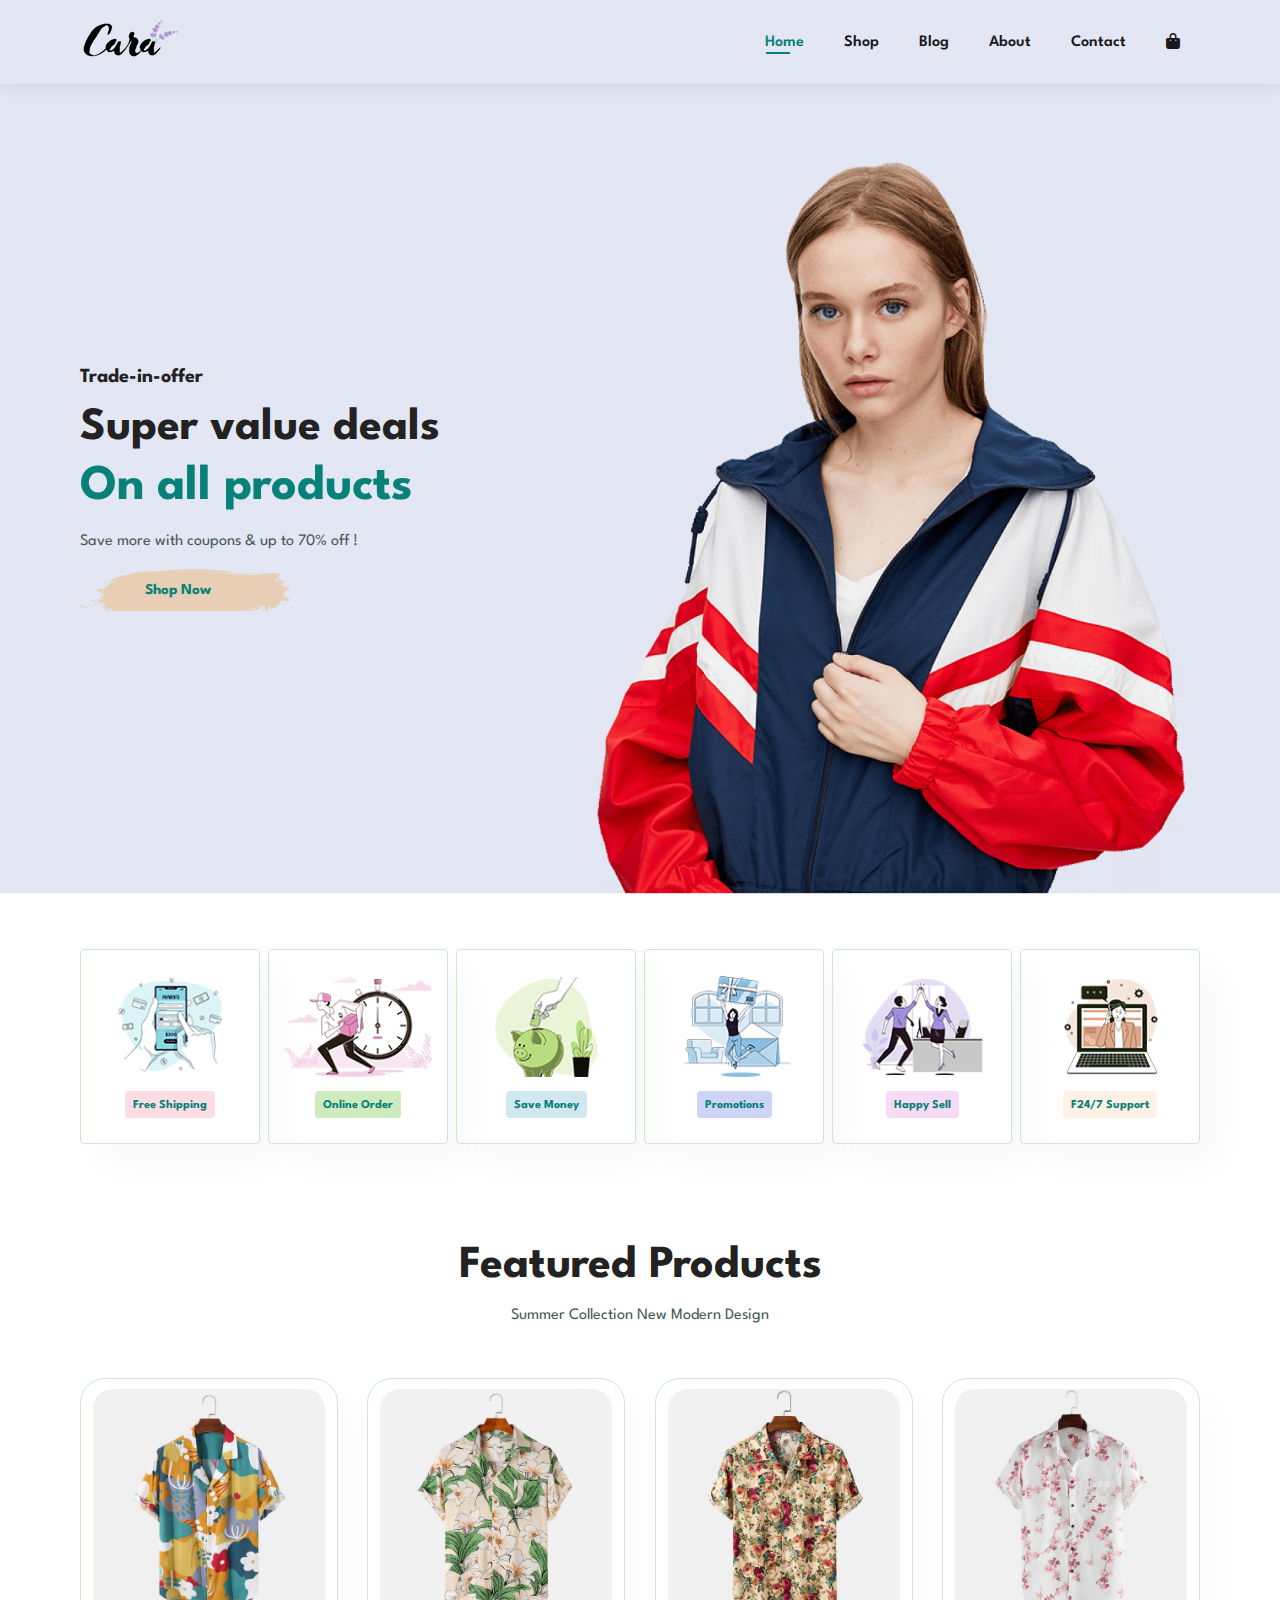
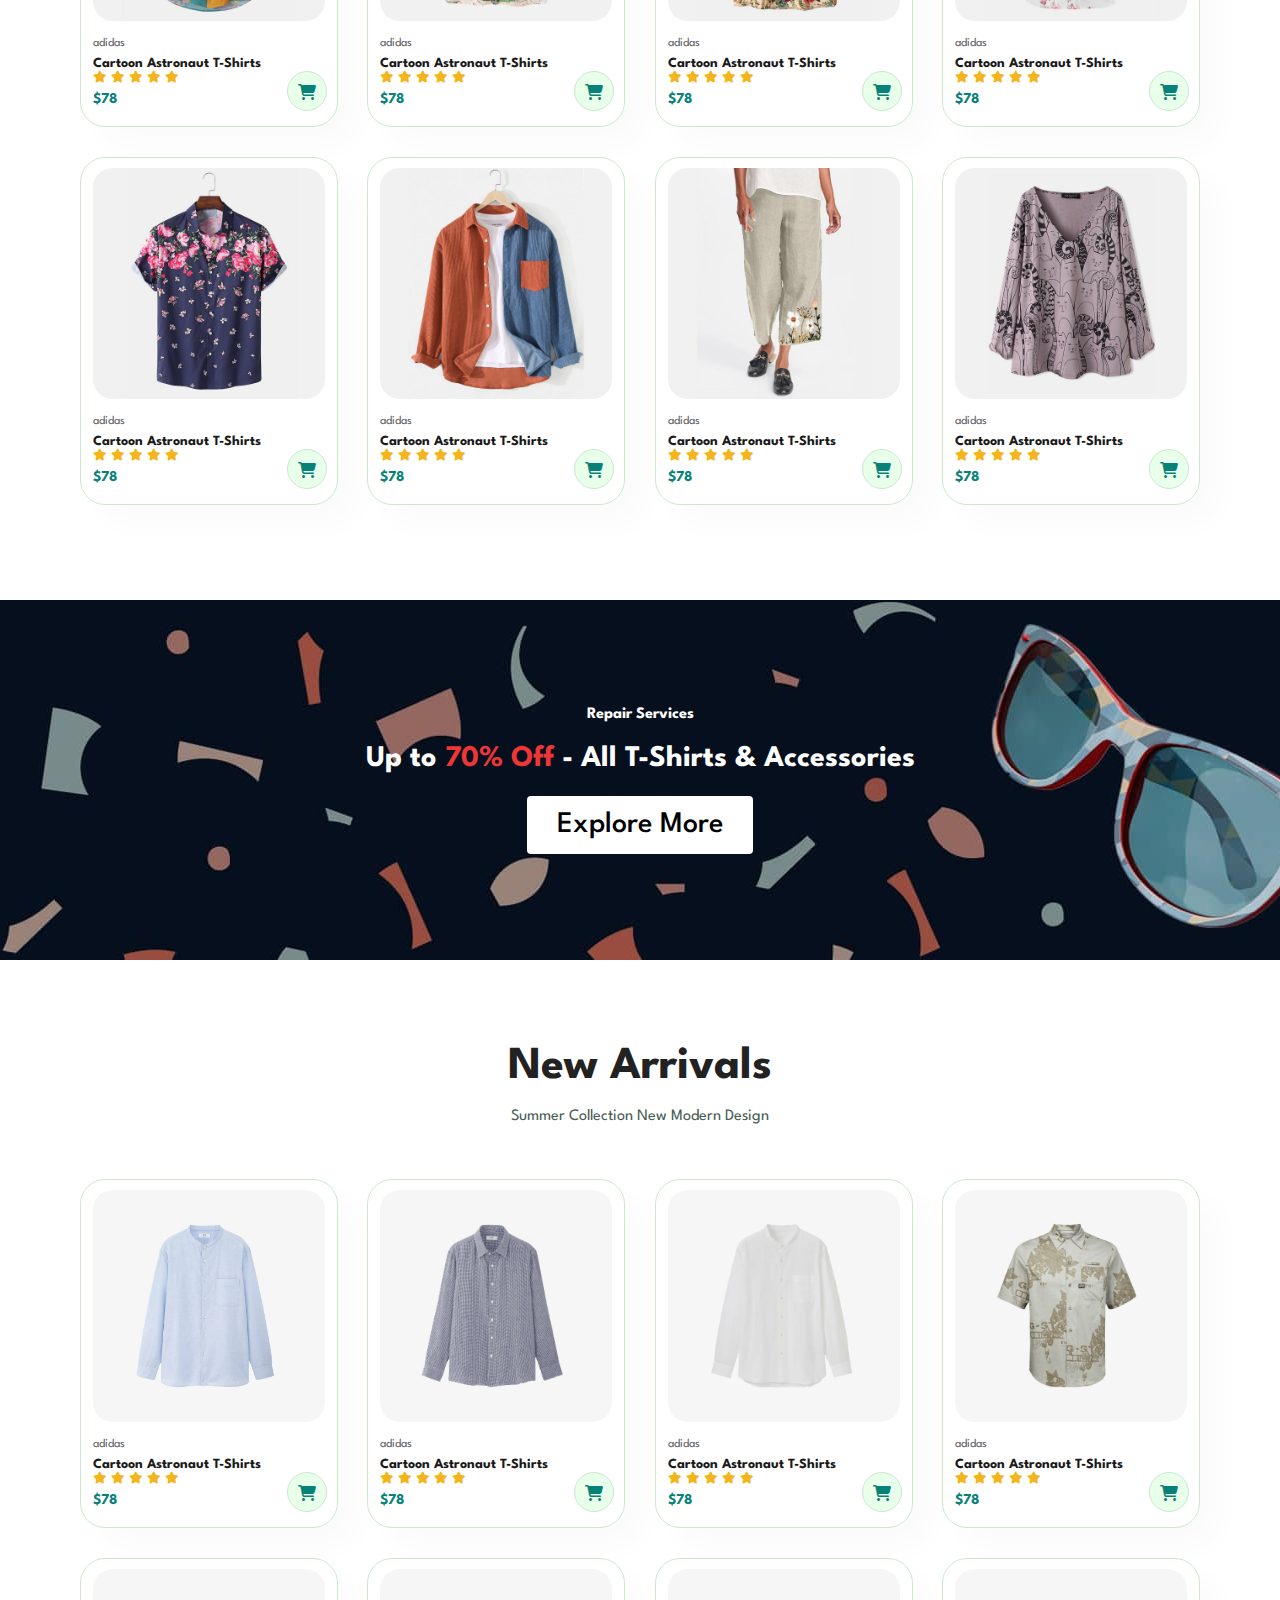
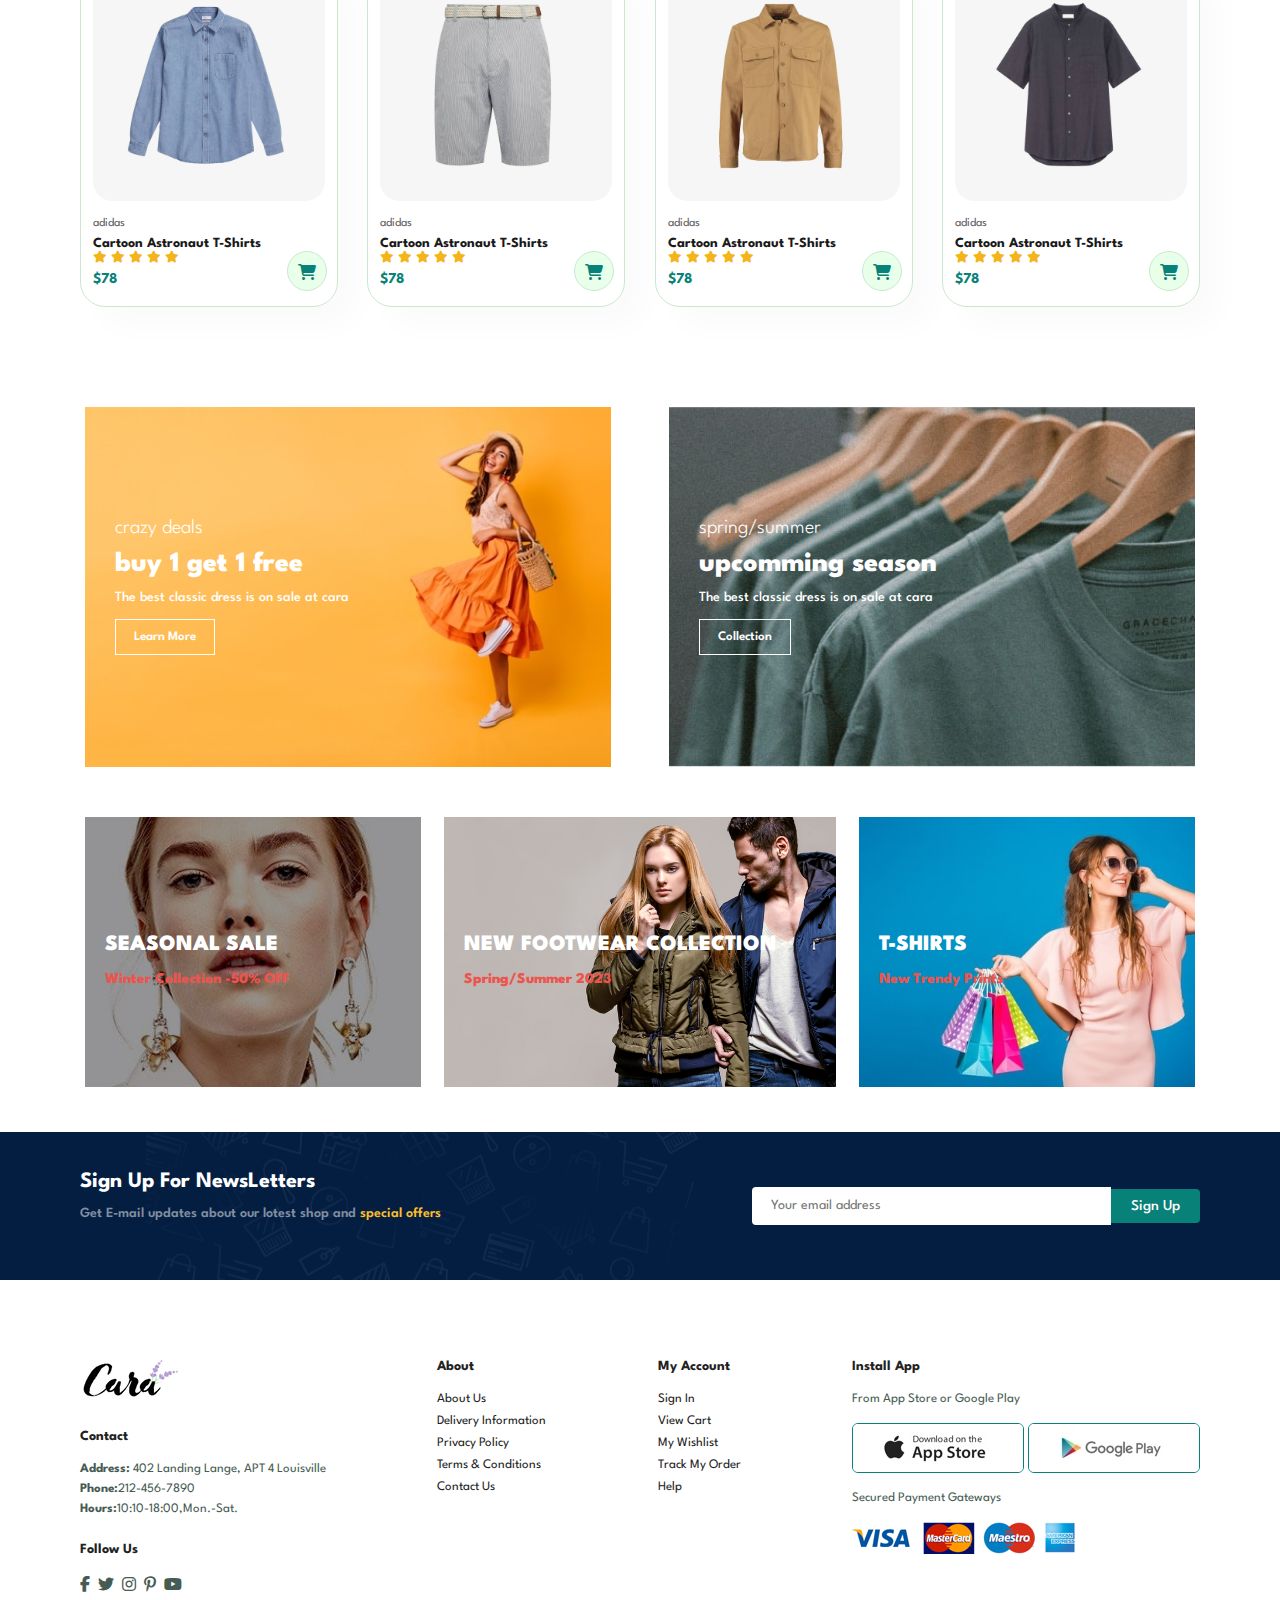
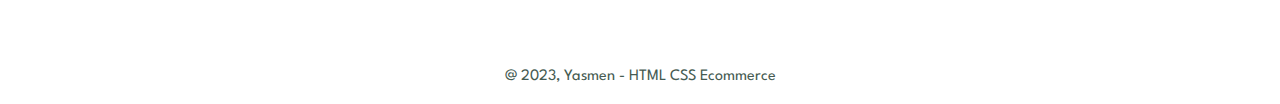
<file: index.html>
<!DOCTYPE html>
<html lang="en">
<head>
    <meta charset="UTF-8">
    <meta http-equiv="X-UA-Compatible" content="IE=edge">
    <meta name="viewport" content="width=device-width, initial-scale=1.0">
    <link rel="stylesheet" href="https://cdnjs.cloudflare.com/ajax/libs/font-awesome/6.4.0/css/all.min.css" />
     
    <link rel="stylesheet" href="css/style.css">
    <title>E-Commerce</title>
</head>
<body>
     <section id="header">
         <a href="#"> 
            <img src="img/logo.png" class="logo" alt="logo">
         </a>
        <div>
            <ul id="navbar">
                <li><a class="active" href="index.html">Home</a></li>
                <li><a href="shop.html">Shop</a></li>
                <li><a href="blog.html">Blog</a></li>
                <li><a href="about.html">About</a></li>
                <li><a href="contact.html">Contact</a></li>
               <li id="lg-bag"><a href="cart.html"><i class="fa-solid fa-bag-shopping"></i></a></li>
               <a href="#" id="close"><i class="fa-solid fa-xmark"></i></a>
            </ul>
        </div>
        <div id="mobile">
           
            <a href="cart.html"><i class="fa-solid fa-bag-shopping"></i></a>
            <i id="bar" class="fa-solid fa-outdent"></i>
        </div>

     </section>

     <section id="hero">
        <h4>Trade-in-offer</h4>
        <h2>Super value deals</h2>
        <h1>On all products</h1>
        <p>Save more with coupons & up to 70% off !</p>
        <button>Shop Now</button>

     </section>

     <section id="feature" class="section-p1">
        <div class="fe-box">
            <img src="img/features/f1.png" alt="">
            <h6>Free Shipping</h6>

        </div>
       
       
        <div class="fe-box">
            <img src="img/features/f2.png" alt="">
            <h6>Online Order</h6>

        </div>
        <div class="fe-box">
            <img src="img/features/f3.png" alt="">
            <h6>Save Money</h6>

        </div>
        <div class="fe-box">
            <img src="img/features/f4.png" alt="">
            <h6>Promotions</h6>

        </div>
        <div class="fe-box">
            <img src="img/features/f5.png" alt="">
            <h6>Happy Sell</h6>
        </div>
        <div class="fe-box">
            <img src="img/features/f6.png" alt="">
            <h6>F24/7 Support</h6>
        </div>

     </section>

    <section id="product1" class="section-p1">
        <h2>Featured Products</h2>
        <p>Summer Collection New Modern Design</p>
        <div class="pro-container">
            <div class="pro">
                <img src="img/products/f1.jpg" alt="">
                <div class="des">
                    <span>adidas</span>
                    <h5>Cartoon Astronaut T-Shirts</h5>
                    <div class="star">
                        <i class="fa-solid fa-star"></i>
                        <i class="fa-solid fa-star"></i>
                        <i class="fa-solid fa-star"></i>
                        <i class="fa-solid fa-star"></i>
                        <i class="fa-solid fa-star"></i>
                        
                    </div>
                    <h4>$78</h4>
                </div>
                <a href="#"><i class="fa-solid fa-cart-shopping cart"></i></a>
            </div>
            <div class="pro">
                <img src="img/products/f2.jpg" alt="">
                <div class="des">
                    <span>adidas</span>
                    <h5>Cartoon Astronaut T-Shirts</h5>
                    <div class="star">
                        <i class="fa-solid fa-star"></i>
                        <i class="fa-solid fa-star"></i>
                        <i class="fa-solid fa-star"></i>
                        <i class="fa-solid fa-star"></i>
                        <i class="fa-solid fa-star"></i>
                        
                    </div>
                    <h4>$78</h4>
                </div>
                <a href="#"><i class="fa-solid fa-cart-shopping cart"></i></a>
            </div>
            <div class="pro">
                <img src="img/products/f3.jpg" alt="">
                <div class="des">
                    <span>adidas</span>
                    <h5>Cartoon Astronaut T-Shirts</h5>
                    <div class="star">
                        <i class="fa-solid fa-star"></i>
                        <i class="fa-solid fa-star"></i>
                        <i class="fa-solid fa-star"></i>
                        <i class="fa-solid fa-star"></i>
                        <i class="fa-solid fa-star"></i>
                        
                    </div>
                    <h4>$78</h4>
                </div>
                <a href="#"><i class="fa-solid fa-cart-shopping cart"></i></a>
            </div>
            <div class="pro">
                <img src="img/products/f4.jpg" alt="">
                <div class="des">
                    <span>adidas</span>
                    <h5>Cartoon Astronaut T-Shirts</h5>
                    <div class="star">
                        <i class="fa-solid fa-star"></i>
                        <i class="fa-solid fa-star"></i>
                        <i class="fa-solid fa-star"></i>
                        <i class="fa-solid fa-star"></i>
                        <i class="fa-solid fa-star"></i>
                        
                    </div>
                    <h4>$78</h4>
                </div>
                <a href="#"><i class="fa-solid fa-cart-shopping cart"></i></a>
            </div>
            <div class="pro">
                <img src="img/products/f5.jpg" alt="">
                <div class="des">
                    <span>adidas</span>
                    <h5>Cartoon Astronaut T-Shirts</h5>
                    <div class="star">
                        <i class="fa-solid fa-star"></i>
                        <i class="fa-solid fa-star"></i>
                        <i class="fa-solid fa-star"></i>
                        <i class="fa-solid fa-star"></i>
                        <i class="fa-solid fa-star"></i>
                        
                    </div>
                    <h4>$78</h4>
                </div>
                <a href="#"><i class="fa-solid fa-cart-shopping cart"></i></a>
            </div>
            <div class="pro">
                <img src="img/products/f6.jpg" alt="">
                <div class="des">
                    <span>adidas</span>
                    <h5>Cartoon Astronaut T-Shirts</h5>
                    <div class="star">
                        <i class="fa-solid fa-star"></i>
                        <i class="fa-solid fa-star"></i>
                        <i class="fa-solid fa-star"></i>
                        <i class="fa-solid fa-star"></i>
                        <i class="fa-solid fa-star"></i>
                        
                    </div>
                    <h4>$78</h4>
                </div>
                <a href="#"><i class="fa-solid fa-cart-shopping cart"></i></a>
            </div>
            <div class="pro">
                <img src="img/products/f7.jpg" alt="">
                <div class="des">
                    <span>adidas</span>
                    <h5>Cartoon Astronaut T-Shirts</h5>
                    <div class="star">
                        <i class="fa-solid fa-star"></i>
                        <i class="fa-solid fa-star"></i>
                        <i class="fa-solid fa-star"></i>
                        <i class="fa-solid fa-star"></i>
                        <i class="fa-solid fa-star"></i>
                        
                    </div>
                    <h4>$78</h4>
                </div>
                <a href="#"><i class="fa-solid fa-cart-shopping cart"></i></a>
            </div>
            <div class="pro">
                <img src="img/products/f8.jpg" alt="">
                <div class="des">
                    <span>adidas</span>
                    <h5>Cartoon Astronaut T-Shirts</h5>
                    <div class="star">
                        <i class="fa-solid fa-star"></i>
                        <i class="fa-solid fa-star"></i>
                        <i class="fa-solid fa-star"></i>
                        <i class="fa-solid fa-star"></i>
                        <i class="fa-solid fa-star"></i>
                        
                    </div>
                    <h4>$78</h4>
                </div>
                <a href="#"><i class="fa-solid fa-cart-shopping cart"></i></a>
            </div>
        </div>
    </section>

    <section id="banner" class="section-m1">
      <h4>Repair Services</h4>
      <h2>Up to <span> 70% Off</span> - All T-Shirts & Accessories</h2>
      <button class="normal">Explore More</button>

    </section>

    <section id="product1" class="section-p1">
        <h2>New Arrivals</h2>
        <p>Summer Collection New Modern Design</p>
        <div class="pro-container">
            <div class="pro">
                <img src="img/products/n1.jpg" alt="">
                <div class="des">
                    <span>adidas</span>
                    <h5>Cartoon Astronaut T-Shirts</h5>
                    <div class="star">
                        <i class="fa-solid fa-star"></i>
                        <i class="fa-solid fa-star"></i>
                        <i class="fa-solid fa-star"></i>
                        <i class="fa-solid fa-star"></i>
                        <i class="fa-solid fa-star"></i>
                        
                    </div>
                    <h4>$78</h4>
                </div>
                <a href="#"><i class="fa-solid fa-cart-shopping cart"></i></a>
            </div>
            <div class="pro">
                <img src="img/products/n2.jpg" alt="">
                <div class="des">
                    <span>adidas</span>
                    <h5>Cartoon Astronaut T-Shirts</h5>
                    <div class="star">
                        <i class="fa-solid fa-star"></i>
                        <i class="fa-solid fa-star"></i>
                        <i class="fa-solid fa-star"></i>
                        <i class="fa-solid fa-star"></i>
                        <i class="fa-solid fa-star"></i>
                        
                    </div>
                    <h4>$78</h4>
                </div>
                <a href="#"><i class="fa-solid fa-cart-shopping cart"></i></a>
            </div>
            <div class="pro">
                <img src="img/products/n3.jpg" alt="">
                <div class="des">
                    <span>adidas</span>
                    <h5>Cartoon Astronaut T-Shirts</h5>
                    <div class="star">
                        <i class="fa-solid fa-star"></i>
                        <i class="fa-solid fa-star"></i>
                        <i class="fa-solid fa-star"></i>
                        <i class="fa-solid fa-star"></i>
                        <i class="fa-solid fa-star"></i>
                        
                    </div>
                    <h4>$78</h4>
                </div>
                <a href="#"><i class="fa-solid fa-cart-shopping cart"></i></a>
            </div>
            <div class="pro">
                <img src="img/products/n4.jpg" alt="">
                <div class="des">
                    <span>adidas</span>
                    <h5>Cartoon Astronaut T-Shirts</h5>
                    <div class="star">
                        <i class="fa-solid fa-star"></i>
                        <i class="fa-solid fa-star"></i>
                        <i class="fa-solid fa-star"></i>
                        <i class="fa-solid fa-star"></i>
                        <i class="fa-solid fa-star"></i>
                        
                    </div>
                    <h4>$78</h4>
                </div>
                <a href="#"><i class="fa-solid fa-cart-shopping cart"></i></a>
            </div>
            <div class="pro">
                <img src="img/products/n5.jpg" alt="">
                <div class="des">
                    <span>adidas</span>
                    <h5>Cartoon Astronaut T-Shirts</h5>
                    <div class="star">
                        <i class="fa-solid fa-star"></i>
                        <i class="fa-solid fa-star"></i>
                        <i class="fa-solid fa-star"></i>
                        <i class="fa-solid fa-star"></i>
                        <i class="fa-solid fa-star"></i>
                        
                    </div>
                    <h4>$78</h4>
                </div>
                <a href="#"><i class="fa-solid fa-cart-shopping cart"></i></a>
            </div>
            <div class="pro">
                <img src="img/products/n6.jpg" alt="">
                <div class="des">
                    <span>adidas</span>
                    <h5>Cartoon Astronaut T-Shirts</h5>
                    <div class="star">
                        <i class="fa-solid fa-star"></i>
                        <i class="fa-solid fa-star"></i>
                        <i class="fa-solid fa-star"></i>
                        <i class="fa-solid fa-star"></i>
                        <i class="fa-solid fa-star"></i>
                        
                    </div>
                    <h4>$78</h4>
                </div>
                <a href="#"><i class="fa-solid fa-cart-shopping cart"></i></a>
            </div>
            <div class="pro">
                <img src="img/products/n7.jpg" alt="">
                <div class="des">
                    <span>adidas</span>
                    <h5>Cartoon Astronaut T-Shirts</h5>
                    <div class="star">
                        <i class="fa-solid fa-star"></i>
                        <i class="fa-solid fa-star"></i>
                        <i class="fa-solid fa-star"></i>
                        <i class="fa-solid fa-star"></i>
                        <i class="fa-solid fa-star"></i>
                        
                    </div>
                    <h4>$78</h4>
                </div>
                <a href="#"><i class="fa-solid fa-cart-shopping cart"></i></a>
            </div>
            <div class="pro">
                <img src="img/products/n8.jpg" alt="">
                <div class="des">
                    <span>adidas</span>
                    <h5>Cartoon Astronaut T-Shirts</h5>
                    <div class="star">
                        <i class="fa-solid fa-star"></i>
                        <i class="fa-solid fa-star"></i>
                        <i class="fa-solid fa-star"></i>
                        <i class="fa-solid fa-star"></i>
                        <i class="fa-solid fa-star"></i>
                        
                    </div>
                    <h4>$78</h4>
                </div>
                <a href="#"><i class="fa-solid fa-cart-shopping cart"></i></a>
            </div>
        </div>
    </section>

    <section id="sm-banner" class="section-p1">
        <div class="banner-box">
            <h4>
               crazy deals  
            </h4>
            <h2>buy 1 get 1 free</h2>
            <span>The best classic dress is on sale at cara </span>
            <button class="white">Learn More</button>
        </div>
        <div class="banner-box banner-box2">
            <h4>
               spring/summer 
            </h4>
            <h2>upcomming season</h2>
            <span>The best classic dress is on sale at cara </span>
            <button class="white">Collection</button>
        </div>

    </section>
    
    <section id="banner3" class="section-p1">
        <div class="banner-box">
            <h2>SEASONAL SALE</h2>
            <H3>Winter Collection -50% OFF</H3>
           
        </div>
        <div class="banner-box banner-box2">
            <h2>NEW FOOTWEAR COLLECTION</h2>
            <H3>Spring/Summer 2023</H3>
           
        </div>
        <div class="banner-box banner-box3">
            <h2>T-SHIRTS</h2>
            <H3>New Trendy Prints</H3>
           
        </div>
        
    </section>

    <section id="newsletter" class="section-p1 section-m1">
       <div class="newstext">
        <h4>Sign Up For NewsLetters</h4>
        <p>Get E-mail updates about our lotest shop and <span>special offers</span></p>
       </div> 
       <div class="form">
        <input type="text" placeholder="Your email address">
        <button class="normal">Sign Up</button>

       </div>

    </section>
    
    <section>
       <footer class="section-p1" >
        <div class="col">
            <img class="logo" src="img/logo.png" alt="">
            <h4>Contact</h4>
            <p><strong>Address:</strong> 402 Landing Lange, APT 4
                Louisville</p>
         <p><strong>Phone:</strong>212-456-7890</p>
         <p><strong>Hours:</strong>10:10-18:00,Mon.-Sat.</p>
         <div class="follow">
            <h4>Follow Us</h4>
            <div class="social-icon">
                <i class="fa-brands fa-facebook-f"></i>
                <i class="fa-brands fa-twitter"></i>
                <i class="fa-brands fa-instagram"></i>
                <i class="fa-brands fa-pinterest-p"></i>
                <i class="fa-brands fa-youtube"></i>

            </div>
         </div>
         


        </div>

        <div class="col">
           <h4>
            About
           </h4> 
           <a href="#">About Us</a>
           <a href="#">Delivery Information</a>
           <a href="#">Privacy Policy </a>
           <a href="#">Terms & Conditions</a>
           <a href="#">Contact Us</a>
        </div>

        <div class="col">
            <h4>
             My Account
            </h4> 
            <a href="#">Sign In</a>
            <a href="#">View Cart</a>
            <a href="#">My Wishlist </a>
            <a href="#">Track My Order</a>
            <a href="#">Help</a>
         </div>

        <div class="col install">
            <h4>Install App</h4>
            <p>From App Store or Google Play </p>
            <div class="row">
                <img src="img/pay/app.jpg" alt="">
                <img src="img/pay/play.jpg" alt="">
            </div>
            <p>Secured Payment Gateways</p>
            <img src="img/pay/pay.png" alt="">

        </div>
      
       </footer> 
       <div class="copyright">
        <p>@ 2023, Yasmen - HTML CSS Ecommerce </p>
    </div>
    </section>

    
    


    


    <script src="js/script.js"></script>
</body>
</html>
</file>
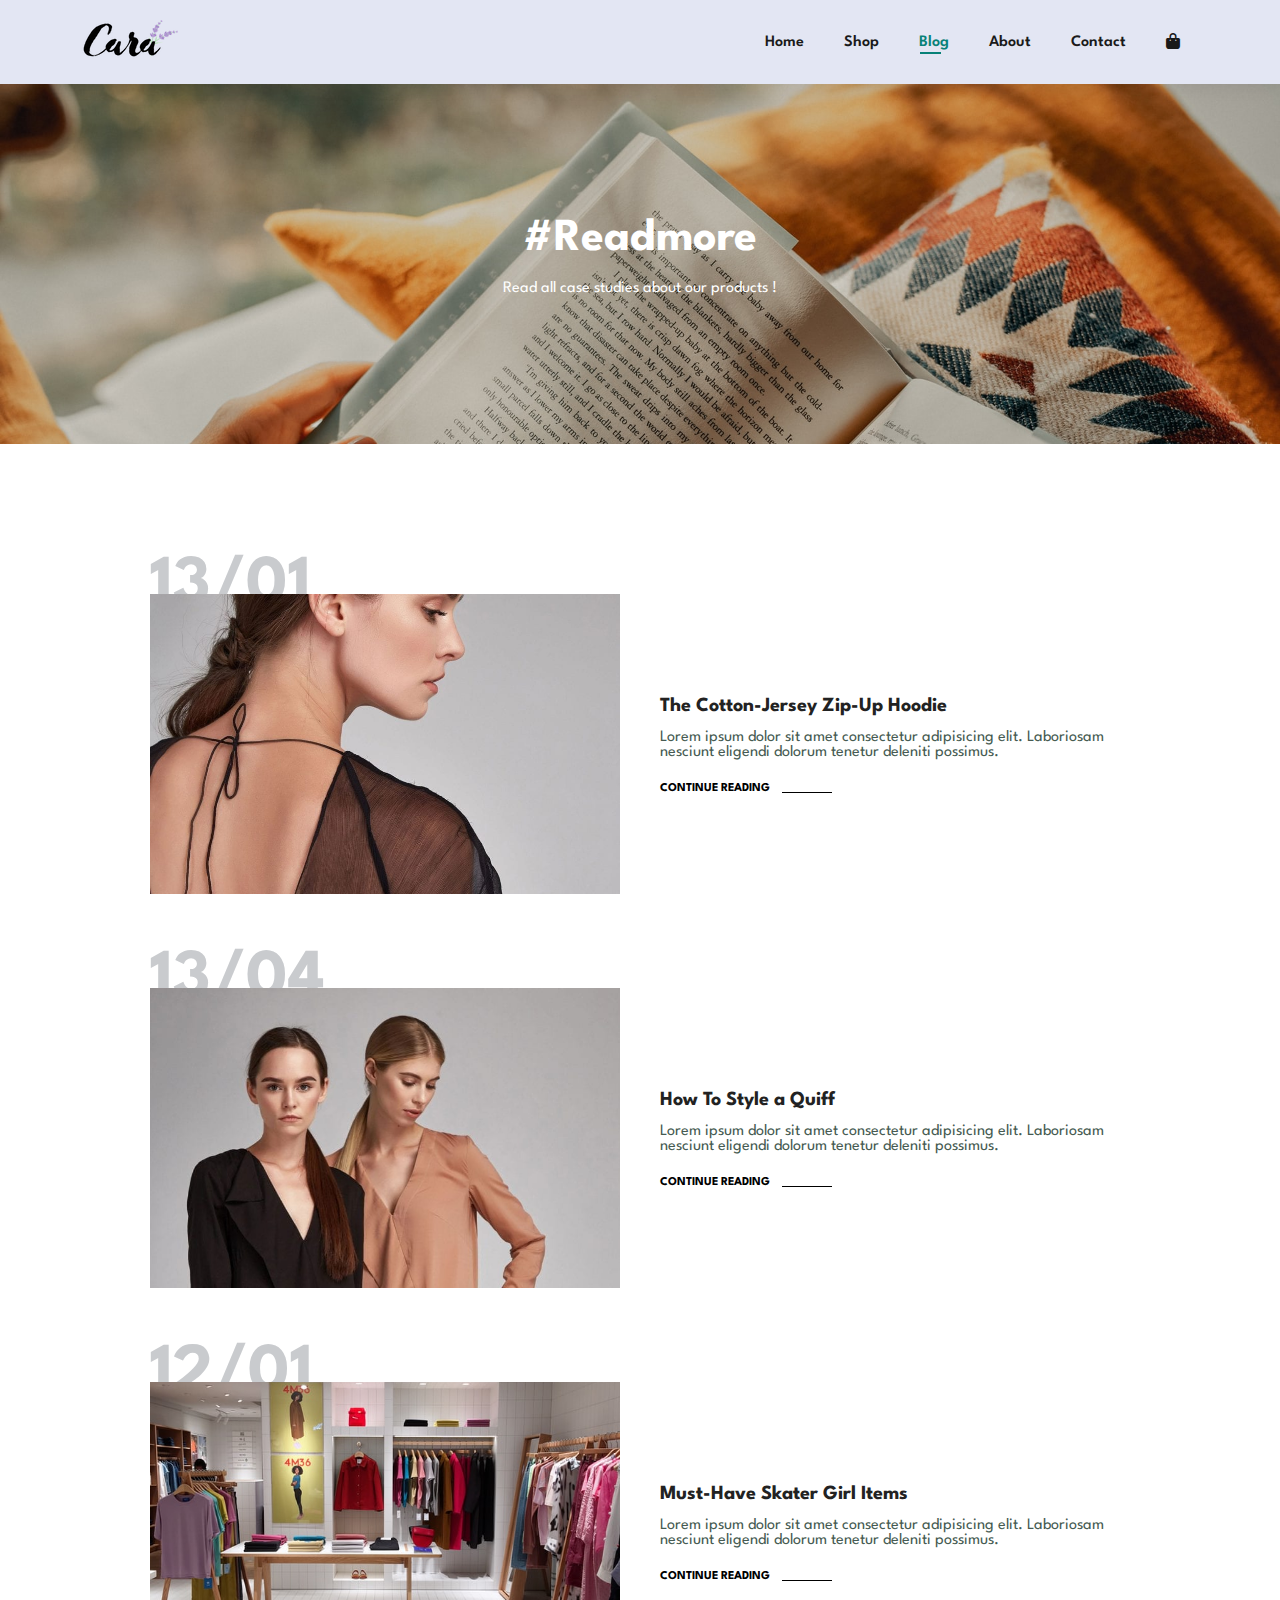
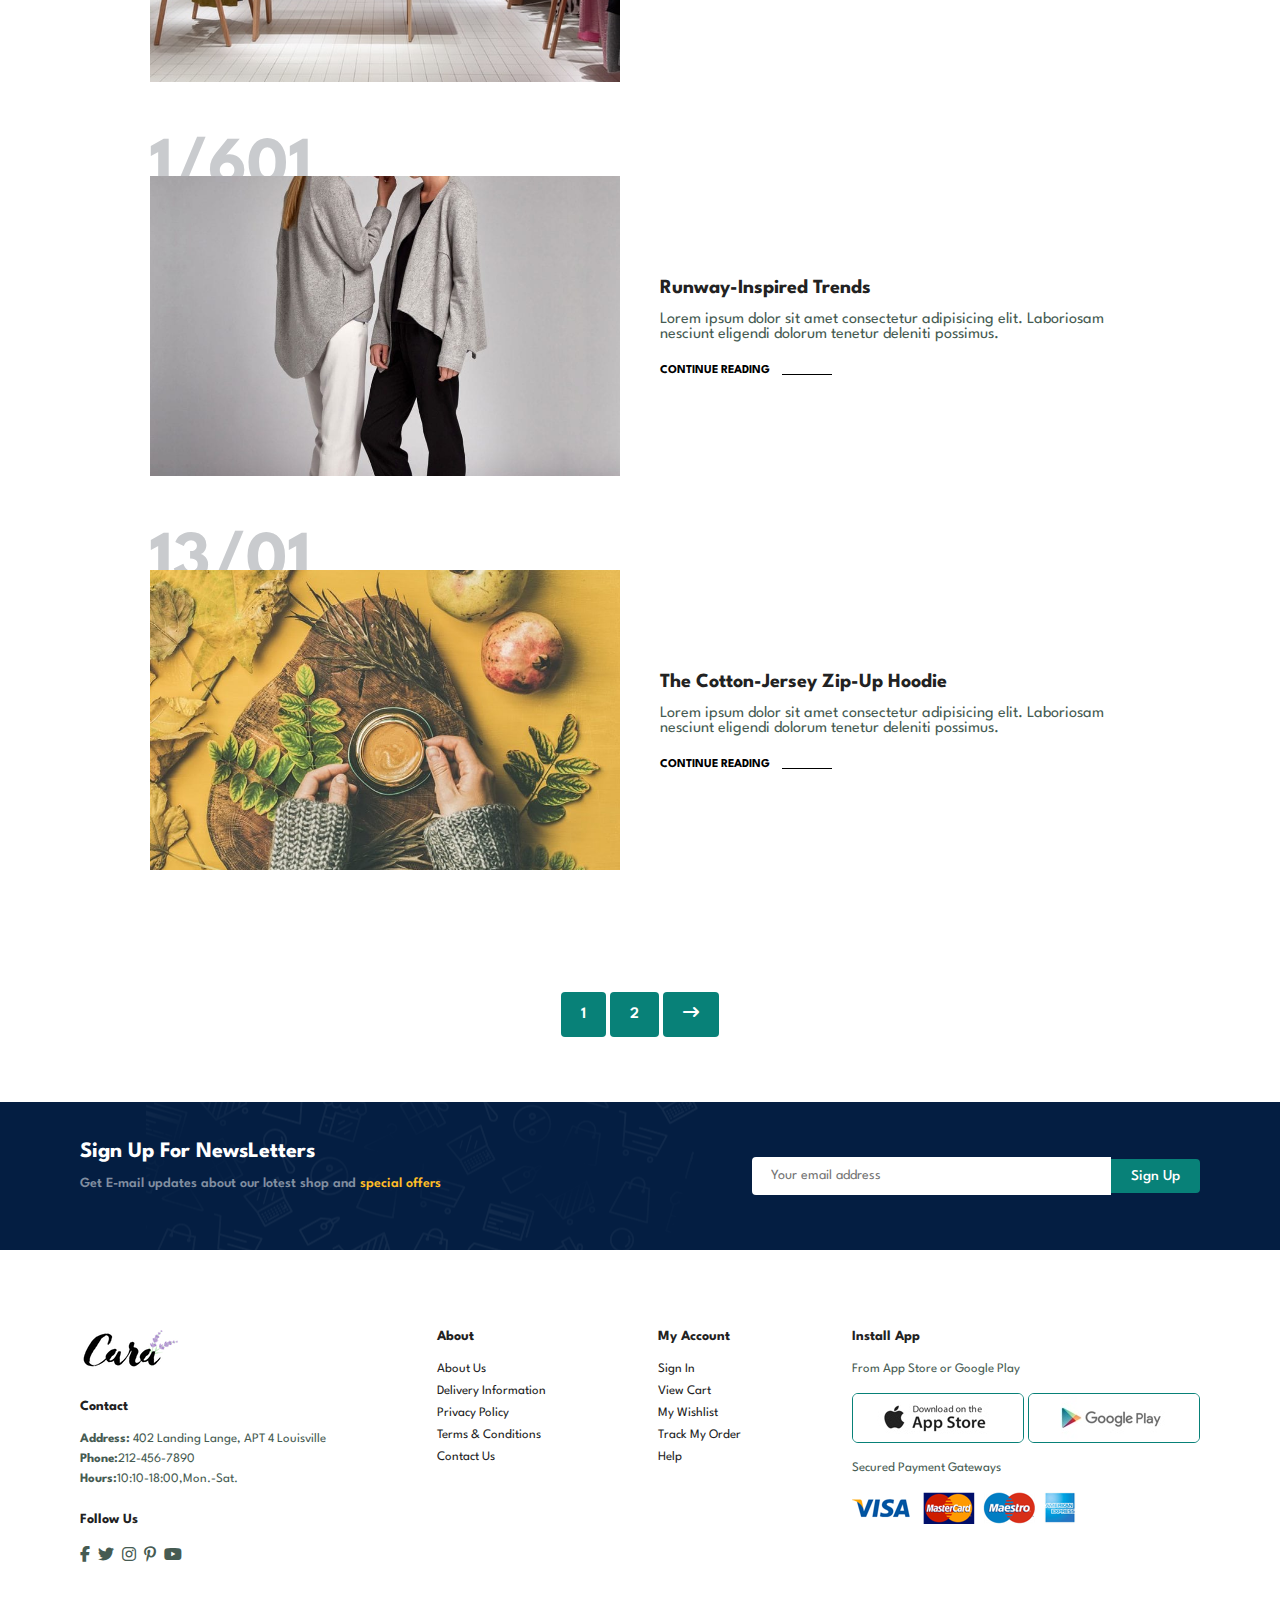
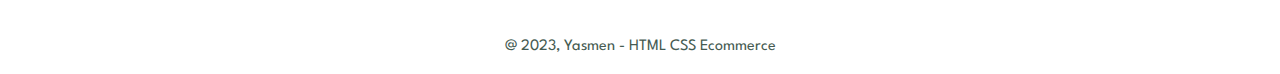
<file: blog.html>
<!DOCTYPE html>
<html lang="en">
<head>
    <meta charset="UTF-8">
    <meta http-equiv="X-UA-Compatible" content="IE=edge">
    <meta name="viewport" content="width=device-width, initial-scale=1.0">
    <link rel="stylesheet" href="https://cdnjs.cloudflare.com/ajax/libs/font-awesome/6.4.0/css/all.min.css" />
     
    <link rel="stylesheet" href="css/style.css">
    <title>E-Commerce</title>
</head>
<body>
     <section id="header">
         <a href="#"> 
            <img src="img/logo.png" class="logo" alt="logo">
         </a>
        <div>
            <ul id="navbar">
                <li><a  href="index.html">Home</a></li>
                <li><a  href="shop.html">Shop</a></li>
                <li><a class="active" href="blog.html">Blog</a></li>
                <li><a href="about.html">About</a></li>
                <li><a href="contact.html">Contact</a></li>
               <li id="lg-bag"><a href="cart.html"><i class="fa-solid fa-bag-shopping"></i></a></li>
               <a href="#" id="close"><i class="fa-solid fa-xmark"></i></a>
            </ul>
        </div>
        <div id="mobile">
           
            <a href="cart.html"><i class="fa-solid fa-bag-shopping"></i></a>
            <i id="bar" class="fa-solid fa-outdent"></i>
        </div>

     </section>

     <section id="page-header" class="blog-header">
        
        <h2>#Readmore</h2>
       
        <p>Read all case studies about our products !</p>

       

     </section>

    <section id="blog">
        <div class="blog-box">
            <div class="blog-img">
                <img src="img/blog/b1.jpg" alt="">
            </div>
            <div class="blog-details">
                <h4>The Cotton-Jersey Zip-Up Hoodie</h4>
                <p>Lorem ipsum dolor sit amet consectetur adipisicing elit. Laboriosam nesciunt eligendi dolorum tenetur deleniti possimus.

                </p>
                <a href="#">CONTINUE READING</a>
            </div>
            <h1>
                13/01
            </h1>
        </div>

        <div class="blog-box">
            <div class="blog-img">
                <img src="img/blog/b2.jpg" alt="">
            </div>
            <div class="blog-details">
                <h4>How To Style a Quiff</h4>
                <p>Lorem ipsum dolor sit amet consectetur adipisicing elit. Laboriosam nesciunt eligendi dolorum tenetur deleniti possimus.

                </p>
                <a href="#">CONTINUE READING</a>
            </div>
            <h1>
                13/04
            </h1>
        </div>

        <div class="blog-box">
            <div class="blog-img">
                <img src="img/blog/b3.jpg" alt="">
            </div>
            <div class="blog-details">
                <h4>Must-Have Skater Girl Items</h4>
                <p>Lorem ipsum dolor sit amet consectetur adipisicing elit. Laboriosam nesciunt eligendi dolorum tenetur deleniti possimus.

                </p>
                <a href="#">CONTINUE READING</a>
            </div>
            <h1>
                12/01
            </h1>
        </div>

        <div class="blog-box">
            <div class="blog-img">
                <img src="img/blog/b4.jpg" alt="">
            </div>
            <div class="blog-details">
                <h4>Runway-Inspired Trends</h4>
                <p>Lorem ipsum dolor sit amet consectetur adipisicing elit. Laboriosam nesciunt eligendi dolorum tenetur deleniti possimus.

                </p>
                <a href="#">CONTINUE READING</a>
            </div>
            <h1>
                1/601
            </h1>
        </div>

        <div class="blog-box">
            <div class="blog-img">
                <img src="img/blog/b6.jpg" alt="">
            </div>
            <div class="blog-details">
                <h4>The Cotton-Jersey Zip-Up Hoodie</h4>
                <p>Lorem ipsum dolor sit amet consectetur adipisicing elit. Laboriosam nesciunt eligendi dolorum tenetur deleniti possimus.

                </p>
                <a href="#">CONTINUE READING</a>
            </div>
            <h1>
                13/01
            </h1>
        </div>
    </section>

    
    <section id="pagination" class="section-p1">
        <a href="#">1</a>
        <a href="#">2</a>
        <a href="#"><i class="fa-solid fa-arrow-right-long"></i></a>

    </section>

   
    
   

    <section id="newsletter" class="section-p1 section-m1">
       <div class="newstext">
        <h4>Sign Up For NewsLetters</h4>
        <p>Get E-mail updates about our lotest shop and <span>special offers</span></p>
       </div> 
       <div class="form">
        <input type="text" placeholder="Your email address">
        <button class="normal">Sign Up</button>

       </div>

    </section>
    
    <section>
       <footer class="section-p1" >
        <div class="col">
            <img class="logo" src="img/logo.png" alt="">
            <h4>Contact</h4>
            <p><strong>Address:</strong> 402 Landing Lange, APT 4
                Louisville</p>
         <p><strong>Phone:</strong>212-456-7890</p>
         <p><strong>Hours:</strong>10:10-18:00,Mon.-Sat.</p>
         <div class="follow">
            <h4>Follow Us</h4>
            <div class="social-icon">
                <i class="fa-brands fa-facebook-f"></i>
                <i class="fa-brands fa-twitter"></i>
                <i class="fa-brands fa-instagram"></i>
                <i class="fa-brands fa-pinterest-p"></i>
                <i class="fa-brands fa-youtube"></i>

            </div>
         </div>
         


        </div>

        <div class="col">
           <h4>
            About
           </h4> 
           <a href="#">About Us</a>
           <a href="#">Delivery Information</a>
           <a href="#">Privacy Policy </a>
           <a href="#">Terms & Conditions</a>
           <a href="#">Contact Us</a>
        </div>

        <div class="col">
            <h4>
             My Account
            </h4> 
            <a href="#">Sign In</a>
            <a href="#">View Cart</a>
            <a href="#">My Wishlist </a>
            <a href="#">Track My Order</a>
            <a href="#">Help</a>
         </div>

        <div class="col install">
            <h4>Install App</h4>
            <p>From App Store or Google Play </p>
            <div class="row">
                <img src="img/pay/app.jpg" alt="">
                <img src="img/pay/play.jpg" alt="">
            </div>
            <p>Secured Payment Gateways</p>
            <img src="img/pay/pay.png" alt="">

        </div>
      
       </footer> 
       <div class="copyright">
        <p>@ 2023, Yasmen - HTML CSS Ecommerce </p>
    </div>
    </section>

    
    


    


    <script src="js/script.js"></script>
</body>
</html>
</file>
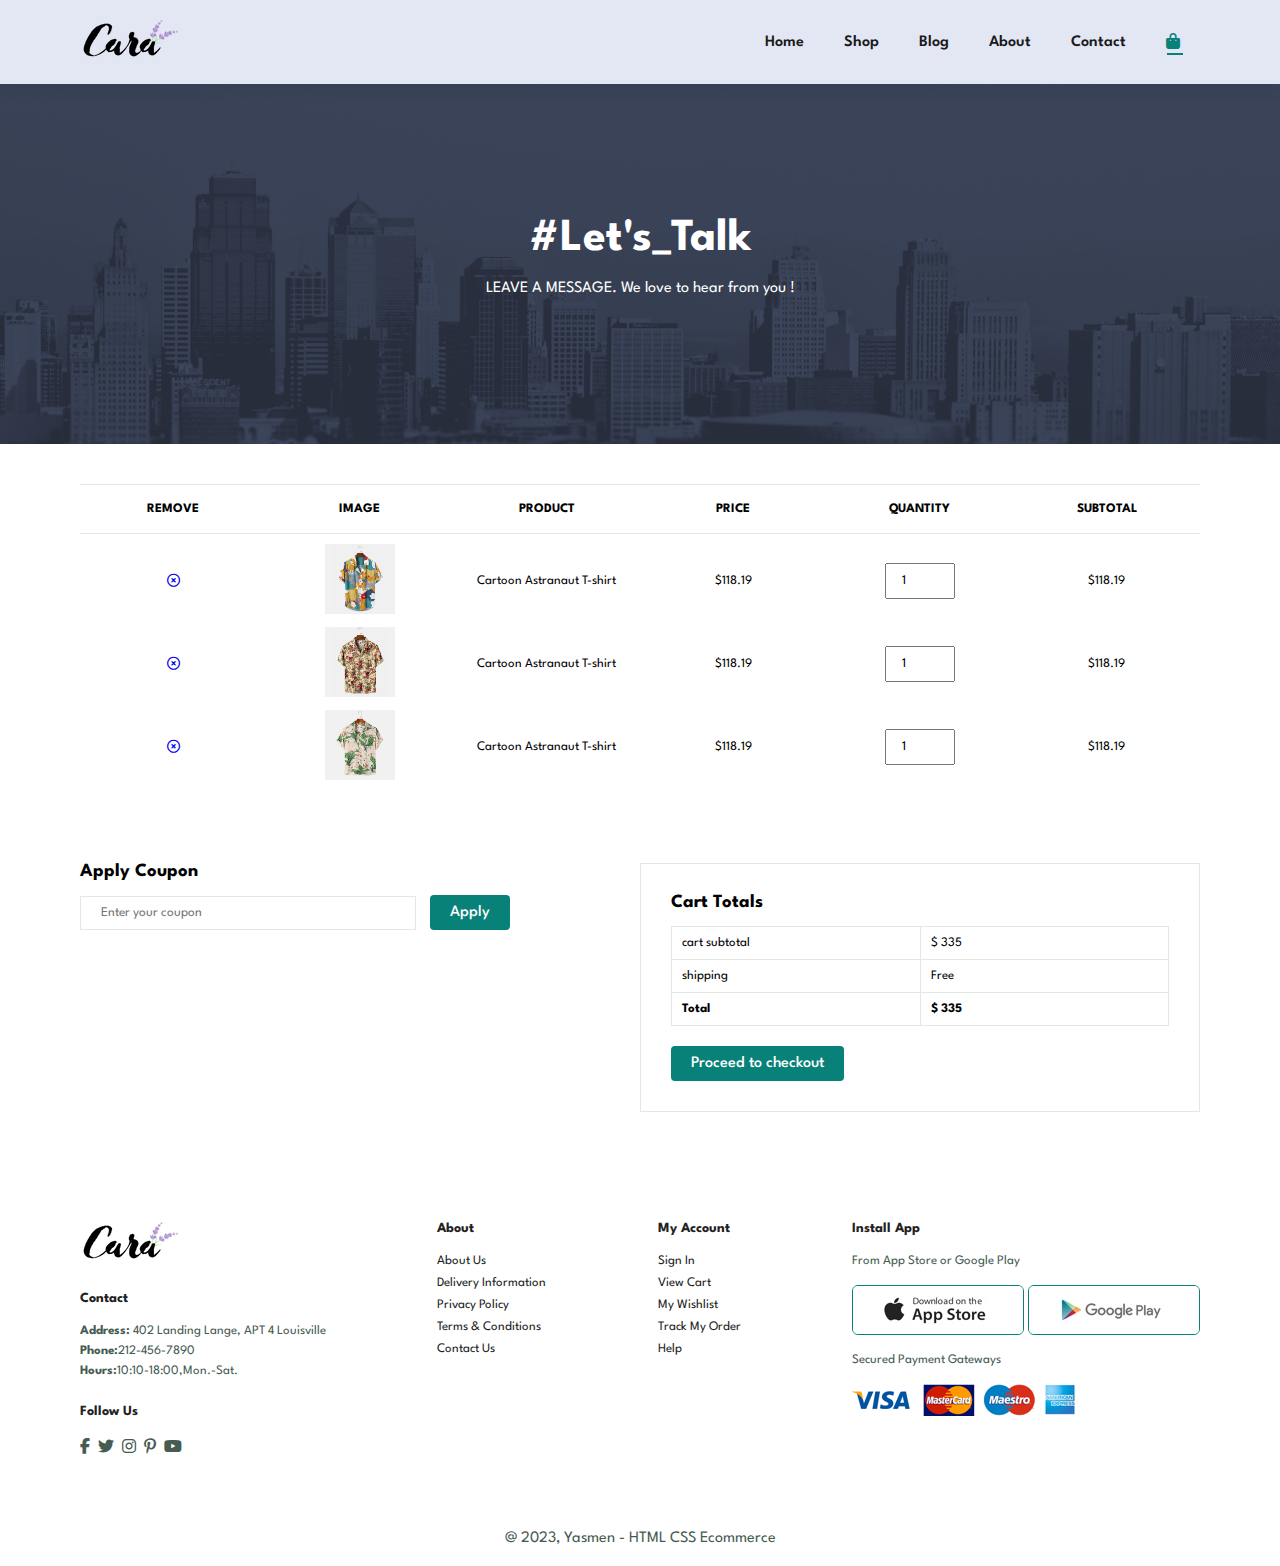
<file: cart.html>
<!DOCTYPE html>
<html lang="en">
<head>
    <meta charset="UTF-8">
    <meta http-equiv="X-UA-Compatible" content="IE=edge">
    <meta name="viewport" content="width=device-width, initial-scale=1.0">
    <link rel="stylesheet" href="https://cdnjs.cloudflare.com/ajax/libs/font-awesome/6.4.0/css/all.min.css" />
     
    <link rel="stylesheet" href="css/style.css">
    <title>E-Commerce</title>
</head>
<body>
     <section id="header">
         <a href="#"> 
            <img src="img/logo.png" class="logo" alt="logo">
         </a>
        <div>
            <ul id="navbar">
                <li><a  href="index.html">Home</a></li>
                <li><a  href="shop.html">Shop</a></li>
                <li><a  href="blog.html">Blog</a></li>
                <li><a  href="about.html">About</a></li>
                <li><a  href="contact.html">Contact</a></li>
               <li id="lg-bag" ><a class="active" href="cart.html"><i class="fa-solid fa-bag-shopping"></i></a></li>
               <a href="#" id="close"><i class="fa-solid fa-xmark"></i></a>
            </ul>
        </div>
        <div id="mobile">
           
            <a href="cart.html"><i class="fa-solid fa-bag-shopping"></i></a>
            <i id="bar" class="fa-solid fa-outdent"></i>
        </div>

     </section>

     <section id="page-header" class="about-header">
        
        <h2>#Let's_Talk</h2>
       
        <p>LEAVE A MESSAGE. We love to hear from you !</p>

       

     </section>

     <section id="cart" class="section-p1">
        <table width="100%">
            <thead>
                <tr>
                    <th>Remove</th>
                    <th>Image</th>
                    <th>Product</th>
                    <th>Price</th>
                    <th>Quantity</th>
                    <th>Subtotal</th>

                  </tr>
            </thead>
            <tbody>
                <tr>
                    <td><a href="#"><i class="fa-regular fa-circle-xmark"></i></a></td>
                    <td><img src="img/products/f1.jpg" alt=""></td>
                    <td>Cartoon Astranaut T-shirt</td>
                    <td>$118.19</td>
                    <td><input type="number" value="1"> </td>
                    <td>$118.19</td>
                  </tr>

                  <tr>
                    <td><a href="#"><i class="fa-regular fa-circle-xmark"></i></a></td>
                    <td><img src="img/products/f3.jpg" alt=""></td>
                    <td>Cartoon Astranaut T-shirt</td>
                    <td>$118.19</td>
                    <td><input type="number" value="1"> </td>
                    <td>$118.19</td>
                  </tr>

                  <tr>
                    <td><a href="#"><i class="fa-regular fa-circle-xmark"></i></a></td>
                    <td><img src="img/products/f2.jpg" alt=""></td>
                    <td>Cartoon Astranaut T-shirt</td>
                    <td>$118.19</td>
                    <td><input type="number" value="1"> </td>
                    <td>$118.19</td>
                  </tr>


            </tbody>
              
              
        </table>

     </section>

     <section id="cart-add" class="section-p1">
        <div id="coupon">
            <h3>Apply Coupon</h3>
            <div>
                <input type="text" placeholder="Enter your coupon">
                <button class="normal">Apply</button>
            </div>
        </div >

        <div id="subtotal">
            <h3>Cart Totals</h3>
            <table>
                <tr>
                    <td>
                        cart subtotal
                    </td>
                    <td> $ 335</td>
                </tr>

                <tr>
                    <td>
                       shipping
                    </td>
                    <td>Free</td>
                </tr>

                <tr>
                    <td>
                        <strong>Total</strong>
                     
                    </td>
                    <td><strong>  $ 335</strong></td>
                </tr>
            </table>

            <button class="normal">Proceed to checkout</button>

        </div>


     </section>
    
    <section>
       <footer class="section-p1" >
        <div class="col">
            <img class="logo" src="img/logo.png" alt="">
            <h4>Contact</h4>
            <p><strong>Address:</strong> 402 Landing Lange, APT 4
                Louisville</p>
         <p><strong>Phone:</strong>212-456-7890</p>
         <p><strong>Hours:</strong>10:10-18:00,Mon.-Sat.</p>
         <div class="follow">
            <h4>Follow Us</h4>
            <div class="social-icon">
                <i class="fa-brands fa-facebook-f"></i>
                <i class="fa-brands fa-twitter"></i>
                <i class="fa-brands fa-instagram"></i>
                <i class="fa-brands fa-pinterest-p"></i>
                <i class="fa-brands fa-youtube"></i>

            </div>
         </div>
         


        </div>

        <div class="col">
           <h4>
            About
           </h4> 
           <a href="#">About Us</a>
           <a href="#">Delivery Information</a>
           <a href="#">Privacy Policy </a>
           <a href="#">Terms & Conditions</a>
           <a href="#">Contact Us</a>
        </div>

        <div class="col">
            <h4>
             My Account
            </h4> 
            <a href="#">Sign In</a>
            <a href="#">View Cart</a>
            <a href="#">My Wishlist </a>
            <a href="#">Track My Order</a>
            <a href="#">Help</a>
         </div>

        <div class="col install">
            <h4>Install App</h4>
            <p>From App Store or Google Play </p>
            <div class="row">
                <img src="img/pay/app.jpg" alt="">
                <img src="img/pay/play.jpg" alt="">
            </div>
            <p>Secured Payment Gateways</p>
            <img src="img/pay/pay.png" alt="">

        </div>
      
       </footer> 
       <div class="copyright">
        <p>@ 2023, Yasmen - HTML CSS Ecommerce </p>
    </div>
    </section>

    
    


    


    <script src="js/script.js"></script>
</body>
</html>
</file>
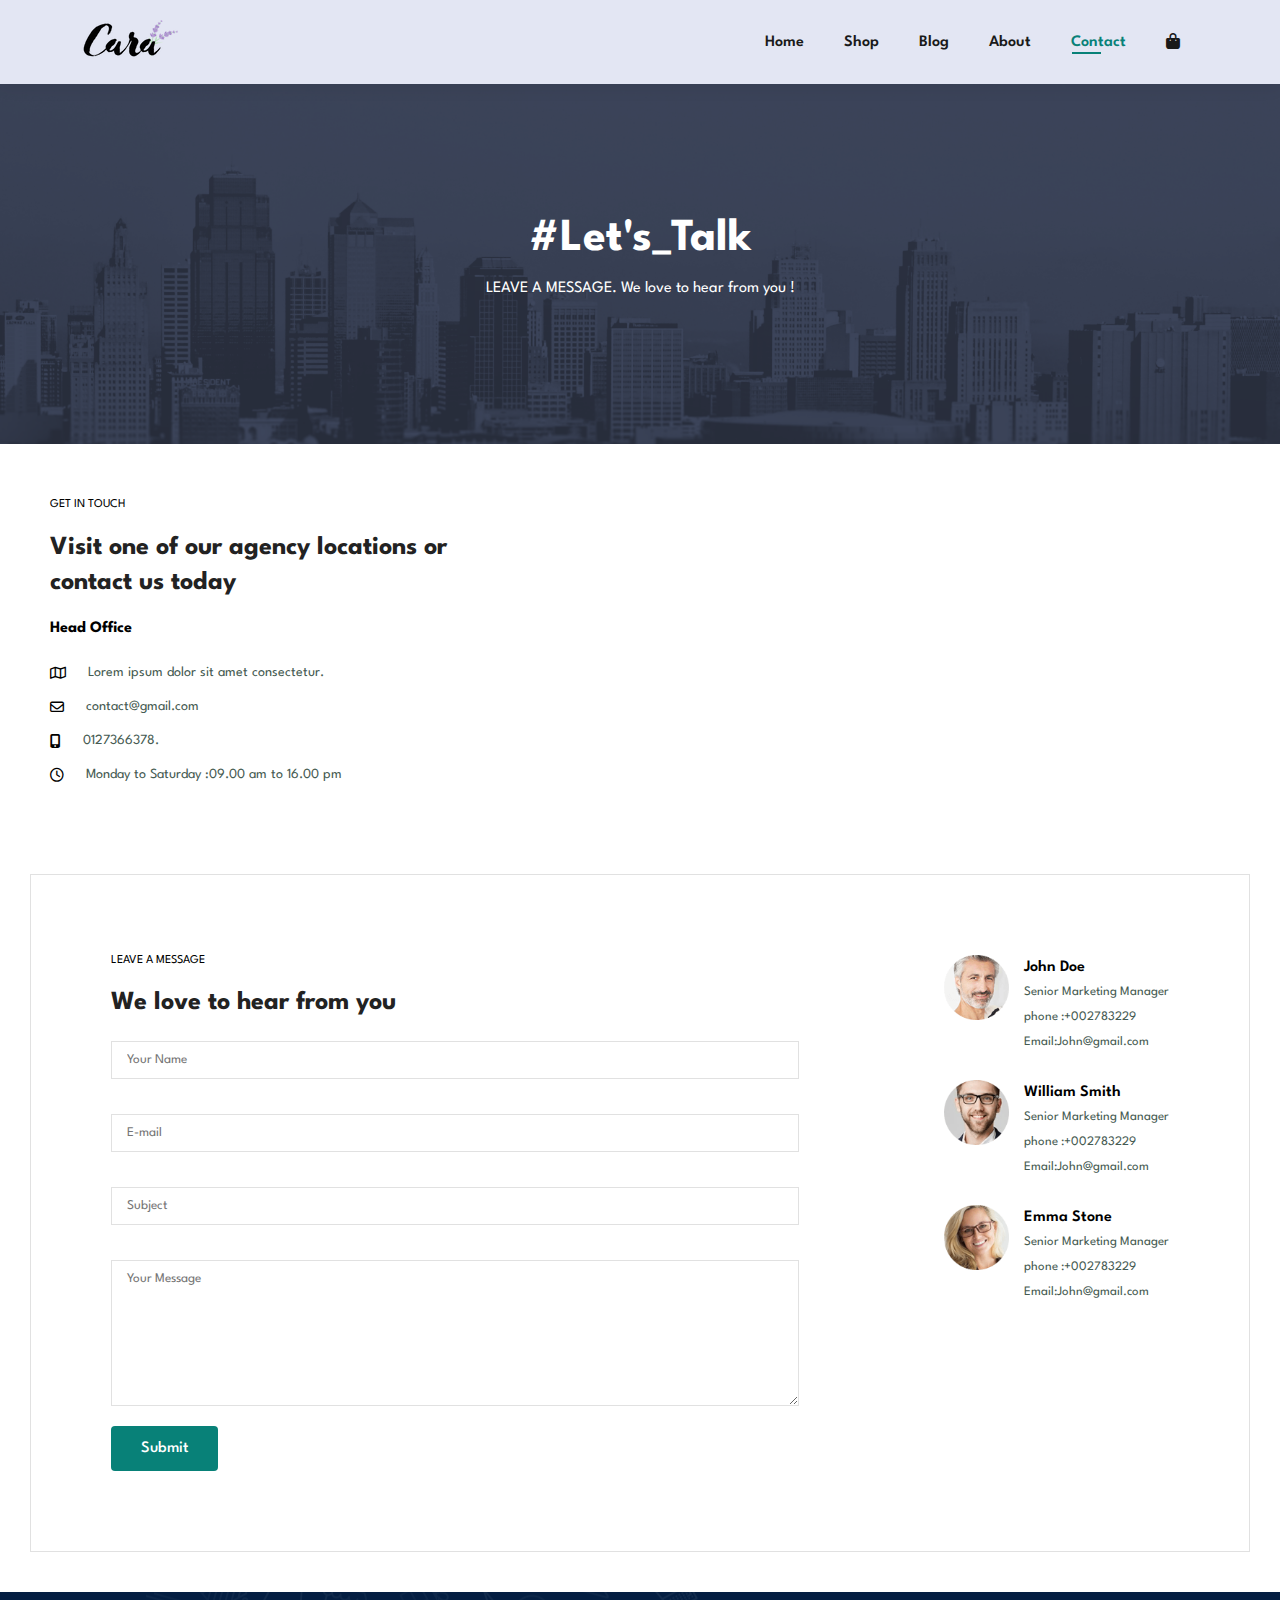
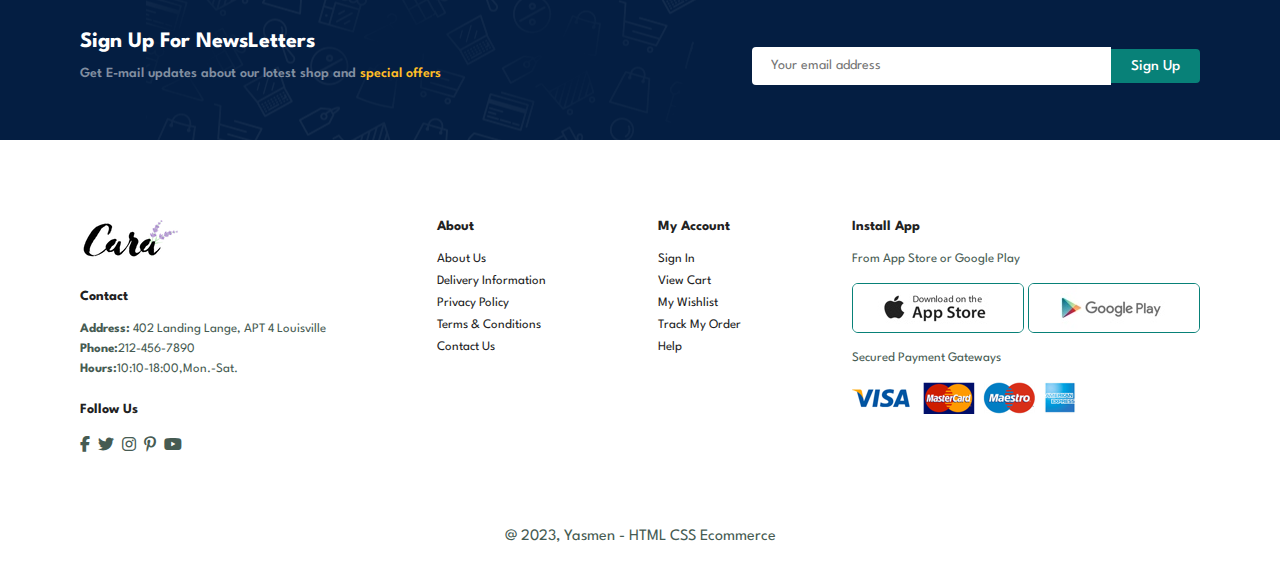
<file: contact.html>
<!DOCTYPE html>
<html lang="en">
<head>
    <meta charset="UTF-8">
    <meta http-equiv="X-UA-Compatible" content="IE=edge">
    <meta name="viewport" content="width=device-width, initial-scale=1.0">
    <link rel="stylesheet" href="https://cdnjs.cloudflare.com/ajax/libs/font-awesome/6.4.0/css/all.min.css" />
     
    <link rel="stylesheet" href="css/style.css">
    <title>E-Commerce</title>
</head>
<body>
     <section id="header">
         <a href="#"> 
            <img src="img/logo.png" class="logo" alt="logo">
         </a>
        <div>
            <ul id="navbar">
                <li><a  href="index.html">Home</a></li>
                <li><a  href="shop.html">Shop</a></li>
                <li><a  href="blog.html">Blog</a></li>
                <li><a  href="about.html">About</a></li>
                <li><a class="active" href="contact.html">Contact</a></li>
               <li id="lg-bag"><a href="cart.html"><i class="fa-solid fa-bag-shopping"></i></a></li>
               <a href="#" id="close"><i class="fa-solid fa-xmark"></i></a>
            </ul>
        </div>
        <div id="mobile">
           
            <a href="cart.html"><i class="fa-solid fa-bag-shopping"></i></a>
            <i id="bar" class="fa-solid fa-outdent"></i>
        </div>

     </section>

     <section id="page-header" class="about-header">
        
        <h2>#Let's_Talk</h2>
       
        <p>LEAVE A MESSAGE. We love to hear from you !</p>

       

     </section>

    <section id="Contact-details">
        <div class="map-details">
            <span>GET IN TOUCH</span>
            <H2>Visit one of our agency locations or contact us today</H2>
            <h3>Head Office</h3>
            <div class="contact-links">
                <li>
                    <i class="fa-regular fa-map"></i> 
                    <p>Lorem ipsum dolor sit amet consectetur.</p>

                </li>
                <li>
                    <i class="fa-regular fa-envelope"></i> 
                    <p>contact@gmail.com</p>
                    
                </li>
                <li>
                    <i class="fa-solid fa-mobile-screen-button"></i>
                    <p>0127366378.</p>
                    
                </li>
                <li>
                    <i class="fa-regular fa-clock"></i> 
                    <p>Monday to Saturday :09.00 am to 16.00 pm</p>
                    
                </li>
            </div>

        </div>
        <div class="map">
            <iframe src="https://www.google.com/maps/embed?pb=!1m18!1m12!1m3!1d55306.33768181205!2d31.30566!3d29.960856449999987!2m3!1f0!2f0!3f0!3m2!1i1024!2i768!4f13.1!3m3!1m2!1s0x1458384d07a3f59b%3A0x3d2492a76db915e2!2z2YXYudin2K_ZiiDYp9mE2LPYsdin2YrYp9iqINin2YTYutix2KjZitip2Iwg2YLYs9mFINin2YTZhdi52KfYr9mK2Iwg2YXYrdin2YHYuNipINin2YTZgtin2YfYsdip4oCs!5e0!3m2!1sar!2seg!4v1682345795153!5m2!1sar!2seg" width="600" height="450" style="border:0;" allowfullscreen="" loading="lazy" referrerpolicy="no-referrer-when-downgrade"></iframe>
        </div>

    </section>


    <section id="contact-form">
        <form action="">
            <span>LEAVE A MESSAGE</span>
            <H2>
                We love to hear from you
            </H2>

            <input type="text" placeholder="Your Name"><br>
            <input type="email" placeholder="E-mail"><br>
            <input type="text" placeholder="Subject"><br>
            <textarea name="" id="" cols="30" rows="10" placeholder="Your Message"></textarea>
            <button class="normal">Submit</button>

            
        </form>

        <div class="people">
            <div>
                <img src="img/people/1.png" alt="">
                <p>
                    <span>John Doe</span>
                    Senior Marketing Manager <br>
                    phone :+002783229 <br>
                    Email:John@gmail.com

                </p>
            </div>
            <div>
                <img src="img/people/2.png" alt="">
                <p>
                    <span>William Smith</span>
                    Senior Marketing Manager <br>
                    phone :+002783229 <br>
                    Email:John@gmail.com

                </p>
            </div>
            <div>
                <img src="img/people/3.png" alt="">
                <p>
                    <span>Emma Stone</span>
                    Senior Marketing Manager <br>
                    phone :+002783229 <br>
                    Email:John@gmail.com

                </p>
            </div>
        </div>
    </section>


     <section id="newsletter" class="section-p1 section-m1">
        <div class="newstext">
         <h4>Sign Up For NewsLetters</h4>
         <p>Get E-mail updates about our lotest shop and <span>special offers</span></p>
        </div> 
        <div class="form">
         <input type="text" placeholder="Your email address">
         <button class="normal">Sign Up</button>
 
        </div>
 
     </section>

    
    <section>
       <footer class="section-p1" >
        <div class="col">
            <img class="logo" src="img/logo.png" alt="">
            <h4>Contact</h4>
            <p><strong>Address:</strong> 402 Landing Lange, APT 4
                Louisville</p>
         <p><strong>Phone:</strong>212-456-7890</p>
         <p><strong>Hours:</strong>10:10-18:00,Mon.-Sat.</p>
         <div class="follow">
            <h4>Follow Us</h4>
            <div class="social-icon">
                <i class="fa-brands fa-facebook-f"></i>
                <i class="fa-brands fa-twitter"></i>
                <i class="fa-brands fa-instagram"></i>
                <i class="fa-brands fa-pinterest-p"></i>
                <i class="fa-brands fa-youtube"></i>

            </div>
         </div>
         


        </div>

        <div class="col">
           <h4>
            About
           </h4> 
           <a href="#">About Us</a>
           <a href="#">Delivery Information</a>
           <a href="#">Privacy Policy </a>
           <a href="#">Terms & Conditions</a>
           <a href="#">Contact Us</a>
        </div>

        <div class="col">
            <h4>
             My Account
            </h4> 
            <a href="#">Sign In</a>
            <a href="#">View Cart</a>
            <a href="#">My Wishlist </a>
            <a href="#">Track My Order</a>
            <a href="#">Help</a>
         </div>

        <div class="col install">
            <h4>Install App</h4>
            <p>From App Store or Google Play </p>
            <div class="row">
                <img src="img/pay/app.jpg" alt="">
                <img src="img/pay/play.jpg" alt="">
            </div>
            <p>Secured Payment Gateways</p>
            <img src="img/pay/pay.png" alt="">

        </div>
      
       </footer> 
       <div class="copyright">
        <p>@ 2023, Yasmen - HTML CSS Ecommerce </p>
    </div>
    </section>

    
    


    


    <script src="js/script.js"></script>
</body>
</html>
</file>
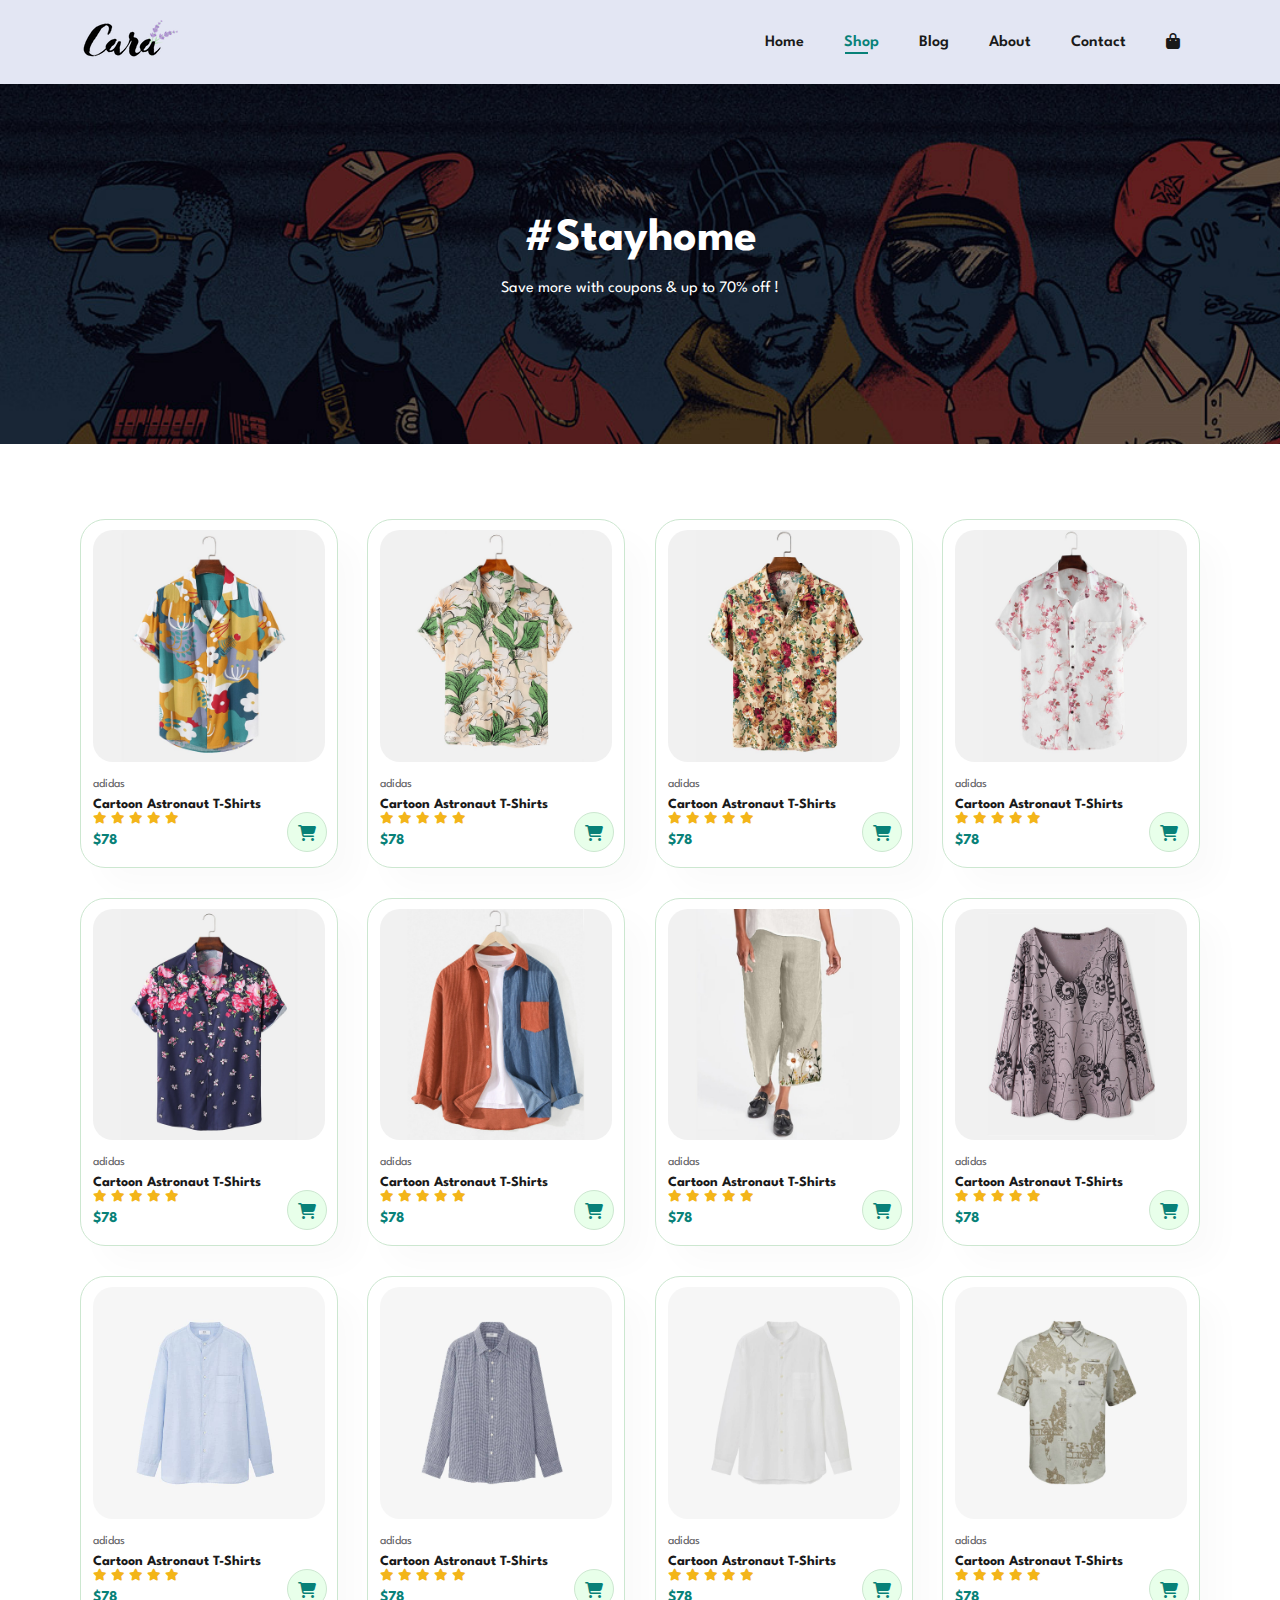
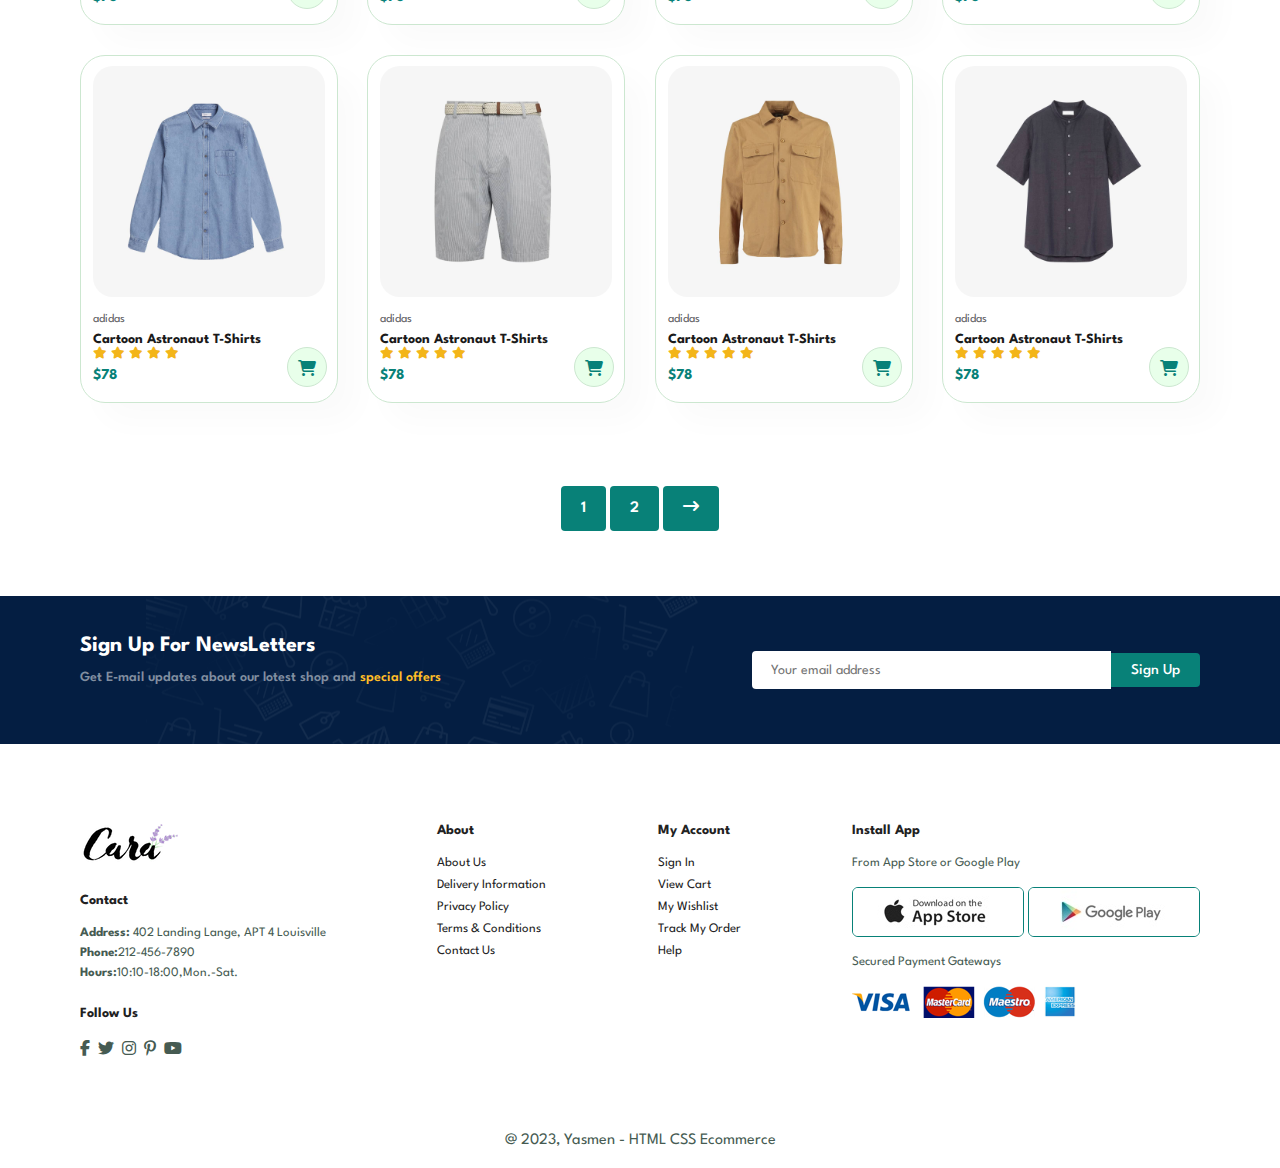
<file: shop.html>
<!DOCTYPE html>
<html lang="en">
<head>
    <meta charset="UTF-8">
    <meta http-equiv="X-UA-Compatible" content="IE=edge">
    <meta name="viewport" content="width=device-width, initial-scale=1.0">
    <link rel="stylesheet" href="https://cdnjs.cloudflare.com/ajax/libs/font-awesome/6.4.0/css/all.min.css" />
     
    <link rel="stylesheet" href="css/style.css">
    <title>E-Commerce</title>
</head>
<body>
     <section id="header">
         <a href="#"> 
            <img src="img/logo.png" class="logo" alt="logo">
         </a>
        <div>
            <ul id="navbar">
                <li><a  href="index.html">Home</a></li>
                <li><a class="active" href="shop.html">Shop</a></li>
                <li><a href="blog.html">Blog</a></li>
                <li><a href="about.html">About</a></li>
                <li><a href="contact.html">Contact</a></li>
               <li id="lg-bag"><a href="cart.html"><i class="fa-solid fa-bag-shopping"></i></a></li>
               <a href="#" id="close"><i class="fa-solid fa-xmark"></i></a>
            </ul>
        </div>
        <div id="mobile">
           
            <a href="cart.html"><i class="fa-solid fa-bag-shopping"></i></a>
            <i id="bar" class="fa-solid fa-outdent"></i>
        </div>

     </section>

     <section id="page-header">
        
        <h2>#Stayhome</h2>
       
        <p>Save more with coupons & up to 70% off !</p>
       

     </section>

    

    <section id="product1" class="section-p1">
       
        <div class="pro-container">
            <div class="pro" onclick="window.location.href='SingleProduct.html'">
                <img src="img/products/f1.jpg" alt="">
                <div class="des">
                    <span>adidas</span>
                    <h5>Cartoon Astronaut T-Shirts</h5>
                    <div class="star">
                        <i class="fa-solid fa-star"></i>
                        <i class="fa-solid fa-star"></i>
                        <i class="fa-solid fa-star"></i>
                        <i class="fa-solid fa-star"></i>
                        <i class="fa-solid fa-star"></i>
                        
                    </div>
                    <h4>$78</h4>
                </div>
                <a href="#"><i class="fa-solid fa-cart-shopping cart"></i></a>
            </div>
            <div class="pro">
                <img src="img/products/f2.jpg" alt="">
                <div class="des">
                    <span>adidas</span>
                    <h5>Cartoon Astronaut T-Shirts</h5>
                    <div class="star">
                        <i class="fa-solid fa-star"></i>
                        <i class="fa-solid fa-star"></i>
                        <i class="fa-solid fa-star"></i>
                        <i class="fa-solid fa-star"></i>
                        <i class="fa-solid fa-star"></i>
                        
                    </div>
                    <h4>$78</h4>
                </div>
                <a href="#"><i class="fa-solid fa-cart-shopping cart"></i></a>
            </div>
            <div class="pro">
                <img src="img/products/f3.jpg" alt="">
                <div class="des">
                    <span>adidas</span>
                    <h5>Cartoon Astronaut T-Shirts</h5>
                    <div class="star">
                        <i class="fa-solid fa-star"></i>
                        <i class="fa-solid fa-star"></i>
                        <i class="fa-solid fa-star"></i>
                        <i class="fa-solid fa-star"></i>
                        <i class="fa-solid fa-star"></i>
                        
                    </div>
                    <h4>$78</h4>
                </div>
                <a href="#"><i class="fa-solid fa-cart-shopping cart"></i></a>
            </div>
            <div class="pro">
                <img src="img/products/f4.jpg" alt="">
                <div class="des">
                    <span>adidas</span>
                    <h5>Cartoon Astronaut T-Shirts</h5>
                    <div class="star">
                        <i class="fa-solid fa-star"></i>
                        <i class="fa-solid fa-star"></i>
                        <i class="fa-solid fa-star"></i>
                        <i class="fa-solid fa-star"></i>
                        <i class="fa-solid fa-star"></i>
                        
                    </div>
                    <h4>$78</h4>
                </div>
                <a href="#"><i class="fa-solid fa-cart-shopping cart"></i></a>
            </div>
            <div class="pro">
                <img src="img/products/f5.jpg" alt="">
                <div class="des">
                    <span>adidas</span>
                    <h5>Cartoon Astronaut T-Shirts</h5>
                    <div class="star">
                        <i class="fa-solid fa-star"></i>
                        <i class="fa-solid fa-star"></i>
                        <i class="fa-solid fa-star"></i>
                        <i class="fa-solid fa-star"></i>
                        <i class="fa-solid fa-star"></i>
                        
                    </div>
                    <h4>$78</h4>
                </div>
                <a href="#"><i class="fa-solid fa-cart-shopping cart"></i></a>
            </div>
            <div class="pro">
                <img src="img/products/f6.jpg" alt="">
                <div class="des">
                    <span>adidas</span>
                    <h5>Cartoon Astronaut T-Shirts</h5>
                    <div class="star">
                        <i class="fa-solid fa-star"></i>
                        <i class="fa-solid fa-star"></i>
                        <i class="fa-solid fa-star"></i>
                        <i class="fa-solid fa-star"></i>
                        <i class="fa-solid fa-star"></i>
                        
                    </div>
                    <h4>$78</h4>
                </div>
                <a href="#"><i class="fa-solid fa-cart-shopping cart"></i></a>
            </div>
            <div class="pro">
                <img src="img/products/f7.jpg" alt="">
                <div class="des">
                    <span>adidas</span>
                    <h5>Cartoon Astronaut T-Shirts</h5>
                    <div class="star">
                        <i class="fa-solid fa-star"></i>
                        <i class="fa-solid fa-star"></i>
                        <i class="fa-solid fa-star"></i>
                        <i class="fa-solid fa-star"></i>
                        <i class="fa-solid fa-star"></i>
                        
                    </div>
                    <h4>$78</h4>
                </div>
                <a href="#"><i class="fa-solid fa-cart-shopping cart"></i></a>
            </div>
            <div class="pro">
                <img src="img/products/f8.jpg" alt="">
                <div class="des">
                    <span>adidas</span>
                    <h5>Cartoon Astronaut T-Shirts</h5>
                    <div class="star">
                        <i class="fa-solid fa-star"></i>
                        <i class="fa-solid fa-star"></i>
                        <i class="fa-solid fa-star"></i>
                        <i class="fa-solid fa-star"></i>
                        <i class="fa-solid fa-star"></i>
                        
                    </div>
                    <h4>$78</h4>
                </div>
                <a href="#"><i class="fa-solid fa-cart-shopping cart"></i></a>
            </div>
      
            <div class="pro">
                <img src="img/products/n1.jpg" alt="">
                <div class="des">
                    <span>adidas</span>
                    <h5>Cartoon Astronaut T-Shirts</h5>
                    <div class="star">
                        <i class="fa-solid fa-star"></i>
                        <i class="fa-solid fa-star"></i>
                        <i class="fa-solid fa-star"></i>
                        <i class="fa-solid fa-star"></i>
                        <i class="fa-solid fa-star"></i>
                        
                    </div>
                    <h4>$78</h4>
                </div>
                <a href="#"><i class="fa-solid fa-cart-shopping cart"></i></a>
            </div>
            <div class="pro">
                <img src="img/products/n2.jpg" alt="">
                <div class="des">
                    <span>adidas</span>
                    <h5>Cartoon Astronaut T-Shirts</h5>
                    <div class="star">
                        <i class="fa-solid fa-star"></i>
                        <i class="fa-solid fa-star"></i>
                        <i class="fa-solid fa-star"></i>
                        <i class="fa-solid fa-star"></i>
                        <i class="fa-solid fa-star"></i>
                        
                    </div>
                    <h4>$78</h4>
                </div>
                <a href="#"><i class="fa-solid fa-cart-shopping cart"></i></a>
            </div>
            <div class="pro">
                <img src="img/products/n3.jpg" alt="">
                <div class="des">
                    <span>adidas</span>
                    <h5>Cartoon Astronaut T-Shirts</h5>
                    <div class="star">
                        <i class="fa-solid fa-star"></i>
                        <i class="fa-solid fa-star"></i>
                        <i class="fa-solid fa-star"></i>
                        <i class="fa-solid fa-star"></i>
                        <i class="fa-solid fa-star"></i>
                        
                    </div>
                    <h4>$78</h4>
                </div>
                <a href="#"><i class="fa-solid fa-cart-shopping cart"></i></a>
            </div>
            <div class="pro">
                <img src="img/products/n4.jpg" alt="">
                <div class="des">
                    <span>adidas</span>
                    <h5>Cartoon Astronaut T-Shirts</h5>
                    <div class="star">
                        <i class="fa-solid fa-star"></i>
                        <i class="fa-solid fa-star"></i>
                        <i class="fa-solid fa-star"></i>
                        <i class="fa-solid fa-star"></i>
                        <i class="fa-solid fa-star"></i>
                        
                    </div>
                    <h4>$78</h4>
                </div>
                <a href="#"><i class="fa-solid fa-cart-shopping cart"></i></a>
            </div>
            <div class="pro">
                <img src="img/products/n5.jpg" alt="">
                <div class="des">
                    <span>adidas</span>
                    <h5>Cartoon Astronaut T-Shirts</h5>
                    <div class="star">
                        <i class="fa-solid fa-star"></i>
                        <i class="fa-solid fa-star"></i>
                        <i class="fa-solid fa-star"></i>
                        <i class="fa-solid fa-star"></i>
                        <i class="fa-solid fa-star"></i>
                        
                    </div>
                    <h4>$78</h4>
                </div>
                <a href="#"><i class="fa-solid fa-cart-shopping cart"></i></a>
            </div>
            <div class="pro">
                <img src="img/products/n6.jpg" alt="">
                <div class="des">
                    <span>adidas</span>
                    <h5>Cartoon Astronaut T-Shirts</h5>
                    <div class="star">
                        <i class="fa-solid fa-star"></i>
                        <i class="fa-solid fa-star"></i>
                        <i class="fa-solid fa-star"></i>
                        <i class="fa-solid fa-star"></i>
                        <i class="fa-solid fa-star"></i>
                        
                    </div>
                    <h4>$78</h4>
                </div>
                <a href="#"><i class="fa-solid fa-cart-shopping cart"></i></a>
            </div>
            <div class="pro">
                <img src="img/products/n7.jpg" alt="">
                <div class="des">
                    <span>adidas</span>
                    <h5>Cartoon Astronaut T-Shirts</h5>
                    <div class="star">
                        <i class="fa-solid fa-star"></i>
                        <i class="fa-solid fa-star"></i>
                        <i class="fa-solid fa-star"></i>
                        <i class="fa-solid fa-star"></i>
                        <i class="fa-solid fa-star"></i>
                        
                    </div>
                    <h4>$78</h4>
                </div>
                <a href="#"><i class="fa-solid fa-cart-shopping cart"></i></a>
            </div>
            <div class="pro">
                <img src="img/products/n8.jpg" alt="">
                <div class="des">
                    <span>adidas</span>
                    <h5>Cartoon Astronaut T-Shirts</h5>
                    <div class="star">
                        <i class="fa-solid fa-star"></i>
                        <i class="fa-solid fa-star"></i>
                        <i class="fa-solid fa-star"></i>
                        <i class="fa-solid fa-star"></i>
                        <i class="fa-solid fa-star"></i>
                        
                    </div>
                    <h4>$78</h4>
                </div>
                <a href="#"><i class="fa-solid fa-cart-shopping cart"></i></a>
            </div>
        </div>
    </section>

    <section id="pagination" class="section-p1">
        <a href="#">1</a>
        <a href="#">2</a>
        <a href="#"><i class="fa-solid fa-arrow-right-long"></i></a>

    </section>

   
    
   

    <section id="newsletter" class="section-p1 section-m1">
       <div class="newstext">
        <h4>Sign Up For NewsLetters</h4>
        <p>Get E-mail updates about our lotest shop and <span>special offers</span></p>
       </div> 
       <div class="form">
        <input type="text" placeholder="Your email address">
        <button class="normal">Sign Up</button>

       </div>

    </section>
    
    <section>
       <footer class="section-p1" >
        <div class="col">
            <img class="logo" src="img/logo.png" alt="">
            <h4>Contact</h4>
            <p><strong>Address:</strong> 402 Landing Lange, APT 4
                Louisville</p>
         <p><strong>Phone:</strong>212-456-7890</p>
         <p><strong>Hours:</strong>10:10-18:00,Mon.-Sat.</p>
         <div class="follow">
            <h4>Follow Us</h4>
            <div class="social-icon">
                <i class="fa-brands fa-facebook-f"></i>
                <i class="fa-brands fa-twitter"></i>
                <i class="fa-brands fa-instagram"></i>
                <i class="fa-brands fa-pinterest-p"></i>
                <i class="fa-brands fa-youtube"></i>

            </div>
         </div>
         


        </div>

        <div class="col">
           <h4>
            About
           </h4> 
           <a href="#">About Us</a>
           <a href="#">Delivery Information</a>
           <a href="#">Privacy Policy </a>
           <a href="#">Terms & Conditions</a>
           <a href="#">Contact Us</a>
        </div>

        <div class="col">
            <h4>
             My Account
            </h4> 
            <a href="#">Sign In</a>
            <a href="#">View Cart</a>
            <a href="#">My Wishlist </a>
            <a href="#">Track My Order</a>
            <a href="#">Help</a>
         </div>

        <div class="col install">
            <h4>Install App</h4>
            <p>From App Store or Google Play </p>
            <div class="row">
                <img src="img/pay/app.jpg" alt="">
                <img src="img/pay/play.jpg" alt="">
            </div>
            <p>Secured Payment Gateways</p>
            <img src="img/pay/pay.png" alt="">

        </div>
      
       </footer> 
       <div class="copyright">
        <p>@ 2023, Yasmen - HTML CSS Ecommerce </p>
    </div>
    </section>

    
    


    


    <script src="js/script.js"></script>
</body>
</html>
</file>
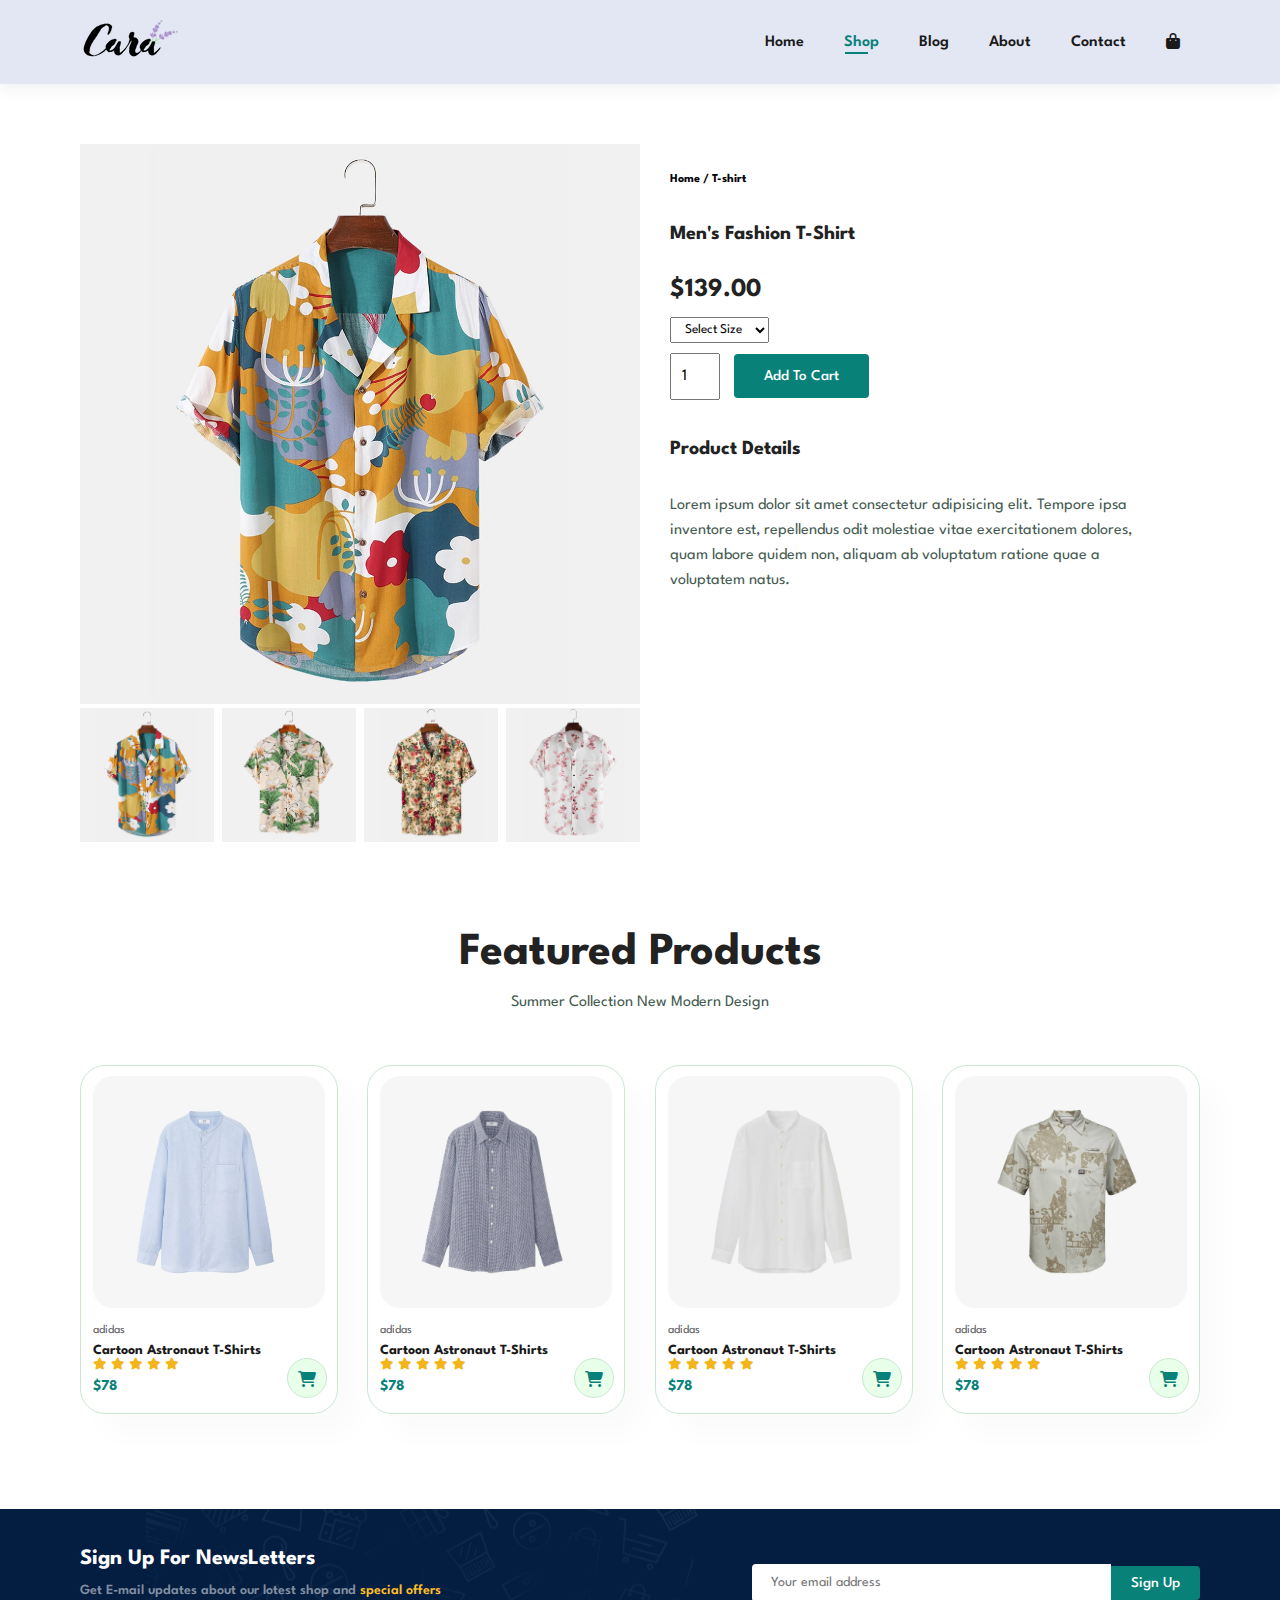
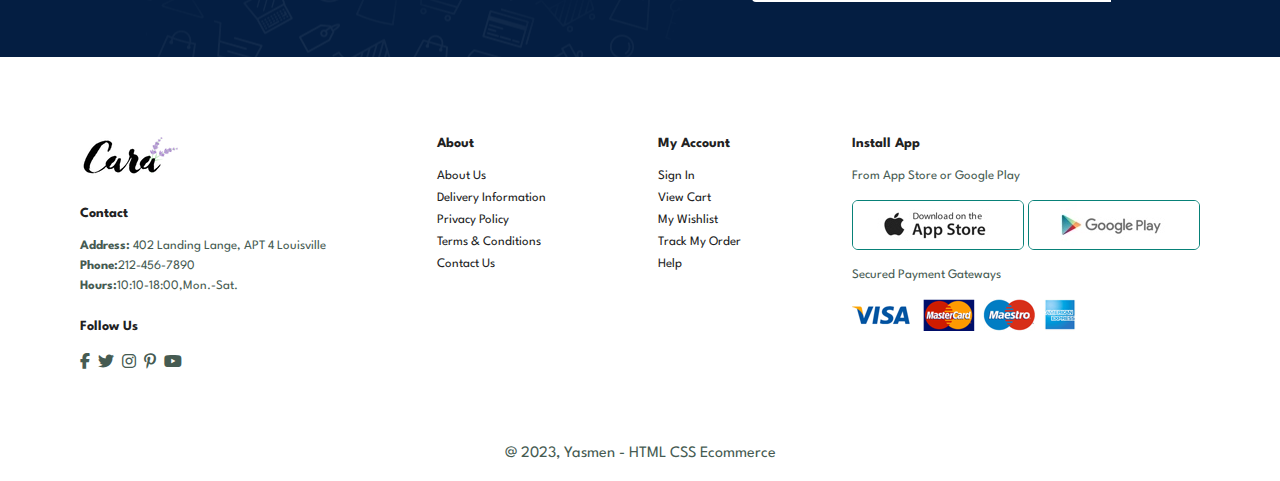
<file: SingleProduct.html>
<!DOCTYPE html>
<html lang="en">
<head>
    <meta charset="UTF-8">
    <meta http-equiv="X-UA-Compatible" content="IE=edge">
    <meta name="viewport" content="width=device-width, initial-scale=1.0">
    <link rel="stylesheet" href="https://cdnjs.cloudflare.com/ajax/libs/font-awesome/6.4.0/css/all.min.css" />
     
    <link rel="stylesheet" href="css/style.css">
    <title>E-Commerce</title>
</head>
<body>
     <section id="header">
         <a href="#"> 
            <img src="img/logo.png" class="logo" alt="logo">
         </a>
        <div>
            <ul id="navbar">
                <li><a  href="index.html">Home</a></li>
                <li><a class="active" href="shop.html">Shop</a></li>
                <li><a href="blog.html">Blog</a></li>
                <li><a href="about.html">About</a></li>
                <li><a href="contact.html">Contact</a></li>
               <li id="lg-bag"><a href="cart.html"><i class="fa-solid fa-bag-shopping"></i></a></li>
               <a href="#" id="close"><i class="fa-solid fa-xmark"></i></a>
            </ul>
        </div>
        <div id="mobile">
           
            <a href="cart.html"><i class="fa-solid fa-bag-shopping"></i></a>
            <i id="bar" class="fa-solid fa-outdent"></i>
        </div>

     </section>

   <section id="pro-details" class="section-p1">
    <div class="single-pro-img">
        <img id="MainImg" src="img/products/f1.jpg"width="100%" alt="">
        <div class="small-img-group">
          <div class="small-img-col">
            <img class="small-img" src="img/products/f1.jpg"width="100%" alt="">

          </div>  
          <div class="small-img-col">
            <img class="small-img" src="img/products/f2.jpg"width="100%" alt="">

          </div>  
          <div class="small-img-col">
            <img class="small-img" src="img/products/f3.jpg"width="100%" alt="">

          </div>  
          <div class="small-img-col">
            <img class="small-img" src="img/products/f4.jpg"width="100%" alt="">

          </div>  
        </div>
    </div>
    <div class="single-pro-details">
       <h6>Home / T-shirt</h6>
       <h4>Men's Fashion T-Shirt</h4>
       <h2>$139.00</h2>
       <select  id="size">
        <option >Select Size</option>
        <option >XL</option>
        <option >XXL</option>
        <option >Small</option>
        <option >Large</option>
      </select>
      <input type="number" value="1">
      <button class="normal">Add To Cart</button>
      <h4>Product Details</h4>
      <p>Lorem ipsum dolor sit amet consectetur adipisicing elit. Tempore ipsa inventore est, repellendus odit molestiae vitae exercitationem dolores, quam labore quidem non, aliquam ab voluptatum ratione quae a voluptatem natus.

      </p>
    </div>


   </section>

    
   <section id="product1" class="section-p1">
    <h2>Featured Products</h2>
    <p>Summer Collection New Modern Design</p>
    <div class="pro-container">
        <div class="pro">
            <img src="img/products/n1.jpg" alt="">
            <div class="des">
                <span>adidas</span>
                <h5>Cartoon Astronaut T-Shirts</h5>
                <div class="star">
                    <i class="fa-solid fa-star"></i>
                    <i class="fa-solid fa-star"></i>
                    <i class="fa-solid fa-star"></i>
                    <i class="fa-solid fa-star"></i>
                    <i class="fa-solid fa-star"></i>
                    
                </div>
                <h4>$78</h4>
            </div>
            <a href="#"><i class="fa-solid fa-cart-shopping cart"></i></a>
        </div>
        <div class="pro">
            <img src="img/products/n2.jpg" alt="">
            <div class="des">
                <span>adidas</span>
                <h5>Cartoon Astronaut T-Shirts</h5>
                <div class="star">
                    <i class="fa-solid fa-star"></i>
                    <i class="fa-solid fa-star"></i>
                    <i class="fa-solid fa-star"></i>
                    <i class="fa-solid fa-star"></i>
                    <i class="fa-solid fa-star"></i>
                    
                </div>
                <h4>$78</h4>
            </div>
            <a href="#"><i class="fa-solid fa-cart-shopping cart"></i></a>
        </div>
        <div class="pro">
            <img src="img/products/n3.jpg" alt="">
            <div class="des">
                <span>adidas</span>
                <h5>Cartoon Astronaut T-Shirts</h5>
                <div class="star">
                    <i class="fa-solid fa-star"></i>
                    <i class="fa-solid fa-star"></i>
                    <i class="fa-solid fa-star"></i>
                    <i class="fa-solid fa-star"></i>
                    <i class="fa-solid fa-star"></i>
                    
                </div>
                <h4>$78</h4>
            </div>
            <a href="#"><i class="fa-solid fa-cart-shopping cart"></i></a>
        </div>
        <div class="pro">
            <img src="img/products/n4.jpg" alt="">
            <div class="des">
                <span>adidas</span>
                <h5>Cartoon Astronaut T-Shirts</h5>
                <div class="star">
                    <i class="fa-solid fa-star"></i>
                    <i class="fa-solid fa-star"></i>
                    <i class="fa-solid fa-star"></i>
                    <i class="fa-solid fa-star"></i>
                    <i class="fa-solid fa-star"></i>
                    
                </div>
                <h4>$78</h4>
            </div>
            <a href="#"><i class="fa-solid fa-cart-shopping cart"></i></a>
        </div>
       
    </div>
</section>
   

   
    
   

    <section id="newsletter" class="section-p1 section-m1">
       <div class="newstext">
        <h4>Sign Up For NewsLetters</h4>
        <p>Get E-mail updates about our lotest shop and <span>special offers</span></p>
       </div> 
       <div class="form">
        <input type="text" placeholder="Your email address">
        <button class="normal">Sign Up</button>

       </div>

    </section>
    
    <section>
       <footer class="section-p1" >
        <div class="col">
            <img class="logo" src="img/logo.png" alt="">
            <h4>Contact</h4>
            <p><strong>Address:</strong> 402 Landing Lange, APT 4
                Louisville</p>
         <p><strong>Phone:</strong>212-456-7890</p>
         <p><strong>Hours:</strong>10:10-18:00,Mon.-Sat.</p>
         <div class="follow">
            <h4>Follow Us</h4>
            <div class="social-icon">
                <i class="fa-brands fa-facebook-f"></i>
                <i class="fa-brands fa-twitter"></i>
                <i class="fa-brands fa-instagram"></i>
                <i class="fa-brands fa-pinterest-p"></i>
                <i class="fa-brands fa-youtube"></i>

            </div>
         </div>
         


        </div>

        <div class="col">
           <h4>
            About
           </h4> 
           <a href="#">About Us</a>
           <a href="#">Delivery Information</a>
           <a href="#">Privacy Policy </a>
           <a href="#">Terms & Conditions</a>
           <a href="#">Contact Us</a>
        </div>

        <div class="col">
            <h4>
             My Account
            </h4> 
            <a href="#">Sign In</a>
            <a href="#">View Cart</a>
            <a href="#">My Wishlist </a>
            <a href="#">Track My Order</a>
            <a href="#">Help</a>
         </div>

        <div class="col install">
            <h4>Install App</h4>
            <p>From App Store or Google Play </p>
            <div class="row">
                <img src="img/pay/app.jpg" alt="">
                <img src="img/pay/play.jpg" alt="">
            </div>
            <p>Secured Payment Gateways</p>
            <img src="img/pay/pay.png" alt="">

        </div>
      
       </footer> 
       <div class="copyright">
        <p>@ 2023, Yasmen - HTML CSS Ecommerce </p>
    </div>
    </section>

    
    


    


    <script src="js/script.js"></script>
</body>
</html>
</file>
<file: css/style.css>
@import url("https://fonts.googleapis.com/css2?family=Spartan:wght@100;200;300;400;500;600;700;800;900&display=swap");
* {
  margin: 0;
  padding: 0;
  box-sizing: border-box;
  font-family: "Spartan", sans-serif;
}

/* Global Styles */

h1 {
    font-size: 50px;
    line-height: 64px;
    color: #222;
  }
  
  h2 {
    font-size: 46px;
    line-height: 54px;
    color: #222;
  }
  
  h4 {
    font-size: 20px;
    color: #222;
  }
  
  h6 {
    font-weight: 700;
    font-size: 12px;
  }
  button.normal{
font-size: 30px;
font-weight: 500;
padding: 15px 30px;
color: black;
background-color: white;
cursor: pointer;
border-radius:4px;
border: none;
outline: none;
transition: 0.2s;

  }

  button.white{
    font-size: 13px;
    font-weight: 600;
    padding: 11px 18px;
    color: white;
    background-color:transparent;
    cursor: pointer;
    border: 1px solid white;
    outline: none;
    transition: 0.2s;
    
      }
  
  p {
    font-size: 16px;
    color: #465b52;
    margin: 15px 0 20px 0;
  }
  .section-p1{
    padding: 40px 80px;
  }
  .section-m1{
    margin: 40px 0px;
  }
  
  body {
    width: 100%;
  }

  /* header start */
  #header{
    display: flex;
    justify-content: space-between;
    align-items: center;
    padding:20px 80px ;
    background-color: #e3e6f3;
    box-shadow: 0 5px 15px rgba(0,0,0,0.06);
    z-index: 999;
    position: sticky;

  }

  #navbar{
    display: flex;
    justify-content: space-between;
    align-items:center;
  }

  #navbar li{
    list-style: none;
    padding: 0 20px;
    position: relative;

  }


  #navbar li a{
    text-decoration: none;
    font-size: 16px;
    font-weight: 600;
    color:#1a1a1a;
    transition:0.3s ease;
 
  }
  #navbar li a:hover,
  #navbar li a.active
  {
    color:#088178 ;
  }

  #navbar li a.active::after,
  #navbar li a:hover::after{
    content: "";
    width:30% ;
    height:2px;
    background-color: #088178;
    position: absolute;
    bottom: -4px;
    left: 21px;


  }
  
  #mobile{
    display: none;
    justify-content: space-between;
    align-items: center;
  

  }
  #close{
    display: none;
  }


  /* home page */
  #hero{
    background-image:url("../img/hero4.png");
    height: 90vh;
    width: 100%;
    background-position: top 25% right 0;
    background-size: cover;
    padding: 0 80px ;
    display: flex;
    flex-direction: column;
    align-items:flex-start;
    justify-content:center;
  }

#hero h4{
    padding-bottom: 15px;
} 
#hero h1{
  color: #088178;
} 
#hero button{
    background-image: url(../img/button.png);
    background-color: transparent;
    color: #088178;
    border: 0;
    padding: 14px 80px 14px 65px;
    background-repeat: no-repeat;
    cursor: pointer;
    font-size:15px;
    font-weight: 700;
} 

#feature{
    display: flex;
    justify-content: space-between;
    align-items: center;
    flex-wrap: wrap;
}

#feature .fe-box{
    width: 180px;
    text-align: center;
    padding: 25px 15px;
    border: 1px solid #cce7d0;
    box-shadow:20px 20px 34px rgba(0,0,0,0.03) ;
    border-radius: 4px;
    margin: 15px 0;
}
#feature .fe-box:hover{
    box-shadow:10px 10px 54px rgba(70,62,221,0.1) ;
}

#feature .fe-box h6{
    padding: 9px 8px 6px 8px ;
    line-height: 1;
    border-radius: 4px;
    color: #088178;
    background-color: #fddde4;
    display: inline-block;

}
#feature .fe-box:nth-child(2) h6{
    background-color: #cdebbc;
}
#feature .fe-box:nth-child(3) h6{
    background-color: #d1e8f2;
}
#feature .fe-box:nth-child(4) h6{
    background-color: #cdd4f8;
}
#feature .fe-box:nth-child(5) h6{
    background-color: #f6dbf6;
}
#feature .fe-box:nth-child(6) h6{
    background-color: #fff2e5;
}
#feature .fe-box img{
    width:100%;
    margin-bottom: 10px;
}

#product1 {
    text-align: center;
}
#product1 .pro-container{
display: flex;
justify-content: space-between;
flex-wrap: wrap;
padding-top: 20px;

}
#product1 .pro{
    width: 23%;
    min-width: 250px;
    padding: 10px 12px;
    border:1px solid #cce7d0;  
    border-radius:25px ;
    cursor: pointer;
    box-shadow:20px 20px 30px rgba(0,0,0,0.02);
    margin: 15px 0;
    transition: 0.2s ease;
    position: relative;
}
#product1 .pro:hover{
    box-shadow:20px 20px 30px rgba(0,0,0,0.06);
}
#product1 .pro img{
    width:100%;
    border-radius: 20px;
    
}
#product1 .pro .des{
    text-align: start;
    padding: 10px 0;


}
#product1 .pro .des span{
    color: #606063;
    font-size:12px;

}
#product1 .pro .des h5{
    padding-top:7px ;
    color: #1a1a1a;
    font-size:14px;
}
#product1 .pro .des i{
    font-size: 12px;
    color: rgb(243, 181, 25);
}
#product1 .pro .des h4{
    padding-top: 7px;
    font-size: 15px;
    font-weight: 700;
    color:#088178

}
#product1 .pro .cart{
    width: 40px;
    height:40px ;
    line-height: 40px;
    border-radius: 50px;
    background-color: #e8ffea;
    /* font-weight: 500; */
    color: #088178;
    border: 1px solid #cce7d0;
    position: absolute;
    bottom: 15px;
    right: 10px;
}

#banner{
    display: flex;
    flex-direction: column;
    justify-content: center;
    align-items: center;
    text-align: center;
    background-image: url(../img/banner/b2.jpg);
    width: 100%;
    height: 40vh;
    background-size: cover;
    background-position: center;

}
#banner h4{
    color:white;
    font-size: 16px;
}
#banner h2{
    color:white;
    font-size: 30px;
    padding: 10px 0;
}
#banner h2 span{
    color:#ef3636;
  
}
#banner button:hover{
    background-color:#088178 ;
    color: white;
}
#sm-banner{
    display:flex;
    justify-content:space-between;
    flex-wrap: wrap;
}
#sm-banner .banner-box{
    display: flex;
    flex-direction: column;
    justify-content: center;
    align-items: flex-start;
    background-image: url(../img/banner/b17.jpg);
    width: 47%;
    height: 40vh;
    background-size: cover;
    background-position: center;
    padding: 30px;
    margin: 5px;

}
#sm-banner h2{
    color: white;
    font-size: 28px;
    font-weight: 800;
}
#sm-banner h4{
    color: white;
    font-size: 20px;
    font-weight: 300;
}
#sm-banner span{
    color: white;
    font-size: 14px;
    font-weight: 500;
    padding-bottom: 15px;
}
#sm-banner .banner-box:hover button{
    background-color: #088178;
    color:white;
    border: 1px solid #088178;
}
#sm-banner .banner-box2{
    background-image: url(../img/banner/b10.jpg);
}
#banner3{
    display:flex;
    justify-content:space-between;
    flex-wrap: wrap;
    padding: 0 80px;

}
#banner3 .banner-box{
    display: flex;
    flex-direction: column;
    justify-content: center;
    align-items: flex-start;
    background-image: url(../img/banner/b7.jpg);
    width: 30%;
    height: 30vh;
    background-size: cover;
    background-position: center;
    padding: 20px;
    margin: 5px;
}
#banner3 h2{
    color:white;
    font-size: 22px;
    font-weight: 900;

}
#banner3 h3{
    color:#ec544e;
    font-size: 15px;
    font-weight: 800;
    
}
#banner3 .banner-box2{
    background-image: url(../img/banner/b4.jpg);
    width: 35%;
}
#banner3 .banner-box3{
    background-image: url(../img/banner/b18.jpg);
}

#newsletter{
    display: flex;
    justify-content: space-between;
    flex-wrap:wrap ;
    align-items: center;
    background-image: url(../img/banner/b14.png);
    background-repeat: no-repeat;
    background-position: 20% 30%;
    background-color: #041e42 ;
}
#newsletter h4{
    font-size: 22px;
    font-weight: 700;
    color:white;
  
}
#newsletter p{
    font-size: 14px;
    font-weight: 600;
    color: #818ea0;
 
}
#newsletter p span{
    color: #ffbd27;
 
}
#newsletter .form{
  display: flex;
  justify-content: space-between;
  align-items: center;
  width: 40%;


}
#newsletter input{
    height: 2.7em;
    padding: 0 1.25em;
    font-size: 14px;
    width: 100%;
    border: 1px solid transparent;
    border-radius: 4px;
    outline: none;
    border-bottom-right-radius: 0;
    border-top-right-radius: 0;

}
#newsletter button{
    background-color:#088178;
    color: white;
    white-space: nowrap;
    font-size: 15px;
    padding: 10px 20px;
    border-bottom-left-radius: 0;
    border-top-left-radius: 0;


}
footer{
    display: flex;
    justify-content: space-between;
    flex-wrap: wrap;
}

footer .col{
    display:flex;
    flex-direction: column;
    align-items:flex-start ;
    margin-bottom: 20px;
}
footer .logo{
    margin-bottom: 30px;
}
footer h4{
    font-size:14px;
    padding-bottom: 20px;
}
footer p{
    font-size: 13px;
    margin: 0 0 8px 0;
}
footer a{
    font-size: 13px;
    margin-bottom: 10px;
    color: #222;
    text-decoration: none;


}
footer .follow{
    margin-top:20px;

}
footer .follow i{
    color: #465b52;
    padding-right: 4px;
    cursor: pointer;


}
footer .install .row img{
    border: 1px solid #088178 ;
    border-radius: 6px;

}
footer .install img{
    margin: 10px 0 15px 0;
}

footer .follow i:hover,
footer a:hover{
    color: #088178;


}
.copyright{
    width: 100%;
    text-align: center;
     
}

/* shop page */

#page-header{
    background-image: url(../img/banner/b1.jpg);
    height: 40vh;
    width: 100%;
    background-size:cover ;
    display: flex;
    justify-content: center;
    flex-direction: column;
    align-items: center;
}
#page-header h2,
#page-header p{
    color: white;
}

#pagination{
    text-align: center;
}

#pagination a{
   text-decoration: none;
   background-color: #088178;
   padding: 15px 20px;
   border-radius: 4px;
   color: white;
   font-weight: 600;

}
/*  single product */
#pro-details{
    display: flex;
    
    margin-top: 20px;

}

#pro-details .single-pro-img{
width: 50%;
}

#pro-details .small-img-group{
   display: flex;
   justify-content: space-between;


}
.small-img-col{
    flex-basis:24% ;
    cursor: pointer;
}

#pro-details .single-pro-details{
    width: 50%;
    padding:30px ;

}

#pro-details .single-pro-details h4{
    padding: 40px 0 20px 0;
}

#pro-details .single-pro-details h2{
    font-size: 26px;
}

#pro-details .single-pro-details select{
   display: block;
   padding: 5px 10px;
   margin-bottom: 10px;


}

#pro-details .single-pro-details input{
   width: 50px;
   height: 47px;
   padding-left: 10px;
   font-size: 16px;
   margin-right: 10px;
}

#pro-details .single-pro-details input:focus{
    outline: none;
}

#pro-details .single-pro-details button{
    background-color: #088178;
    color: white;
    font-size: 15px;
 }

 #pro-details .single-pro-details p{
    line-height: 25px;
 }


/* blog page */

#page-header.blog-header{
    background-image: url(../img/banner/b19.jpg);
}

#blog{
    padding: 150px 150px 0 150px;
}
#blog .blog-box{
    display: flex;
    align-items: center;
   width: 100%;
   position: relative;
   padding-bottom: 90px;
}

#blog .blog-box .blog-img{
   margin-right: 40px;
   width: 50%;
}

#blog .blog-img img{
    height: 300px;
    width: 100%;
    object-fit: cover;
    

   
 }

#blog .blog-details{
    width: 50%;
   
    
}

#blog .blog-details a{
text-decoration: none;
color: #000;
font-size: 12px;
font-weight: 700;
position: relative;
transition: 0.3s;

}

#blog .blog-details a::after{
    content: "";
    width: 50px;
    height: 1px;
    background-color: black;
    position: absolute;
    top: 9px;
    right: -62px;



}

#blog .blog-details a:hover{
    color: #088178;

}

#blog .blog-details a:hover::after{
    background-color: #088178;

}

#blog .blog-box h1{
    position:absolute ;
    top: -40px;
    left: 0;
    font-size: 70px;
    font-weight: 700;
    color: #c9cbce;
    z-index: -8;

}

/* about page */

#page-header.about-header{
    background-image: url(../img/about/banner.png);

}
#about-head{
    display: flex;
    justify-content: space-between;
    align-items: center;

}

#about-head img{
    width: 50%;
    height: auto;
}

#about-head .details{
padding-left:40px ;

}

#about-app{
  text-align: center;

}

#about-app .about-video{
   width: 70%;
   height: 100%;
   margin-top: 30px;
   margin: auto;
      
  }

  #about-app .about-video video{
    width: 100%;
    height: 100%;
   border-radius: 20px;
       
   }

   /* contact page */

   #Contact-details{
    display: flex;
    justify-content: space-between;
    align-items: center;
    

   }
   #Contact-details .map-details{
   width: 40%;
   padding: 30px;
   padding-left: 50px;

   }

   #Contact-details .map-details span
   , #contact-form form span{
  font-size: 12px;
 
    }

 #Contact-details .map-details h2,
 #contact-form form h2{
    font-size: 26px;
    line-height: 35px;
    padding: 20px 0;
       
   }

 #Contact-details .map-details h3{
   font-size: 16px;
   padding-bottom: 20px ;

          
  }


  #Contact-details .map-details li{
    list-style: none;
    display: flex;
    padding: 10px 0;
    
           
   }

   #Contact-details .map-details li i{
   font-size: 14px;
   padding-right: 22px;
 
           
   }

   #Contact-details .map-details li p{
    font-size: 14px;
    margin: 0;
  
            
    }
   
    #Contact-details .map{
          width: 55%;
          height: 400px;
          padding: 30px;
          padding-right: 40px;

        }

        #Contact-details .map iframe{
            width: 100%;
            height: 100%;
  
          }


          /* contact form */

    #contact-form{
        display: flex;
        justify-content: space-between;
        margin: 30px;
        padding: 80px ;
        border: 1px solid #e1e1e1;


    }      

     #contact-form form{
    width: 65%;
    display: flex;
    flex-direction: column;
    align-items: flex-start;

          }

    #contact-form form input
    , #contact-form form textarea{
        width: 100%;
        padding: 12px 15px;
        outline: none;
        margin-bottom:20px ;
        border: 1px solid #e1e1e1;

    } 

    #contact-form form button{
        background-color: #088178;
        color: white;
        font-size: 16px;
    }

    .people div{
        padding-bottom: 25px;
        display: flex;
        align-items: start;

    }

    .people div img{
       width: 65px;
       height: 65px;
       object-fit: cover;
       margin-right: 15px;

    }

    .people div p{
       margin: 0;
       font-size: 13px;
       line-height: 25px;

    }

    .people div p span{
       display: block;
       font-size: 16px;
       font-weight: 600;
       color: #000;


    }

/* cart page */

#cart table{
    width:100% ;
    border-collapse: collapse;
    table-layout: fixed;
    white-space: nowrap;
}

#cart table img{
   width: 70px;
}
#cart table td{
  text-align: center;
}

#cart table td input{
   width: 70px;
   padding: 10px 5px 10px 15px;
}

#cart table thead{
 border: 1px solid #e2e9e1;
 border-left:none ;
 border-right: none;
 
}

#cart table th {
  font-weight:700 ;
  text-transform: uppercase;
  font-size: 13px;
  padding: 18px 0;


}

#cart table tr td{
font-size: 13px;
padding-top: 10px;


}

#cart-add{
    display: flex;
    flex-wrap: wrap;
    justify-content: space-between;


}

#coupon{
   width: 50%;
   margin-bottom: 30px;


}

#coupon h3,
#subtotal h3
{
    padding-bottom: 15px;
 }

 #coupon input{
    padding: 10px 20px;
    outline: none;
    width: 60%;
    margin-right: 10px;
    border: 1px solid #e2e9e1 ;
 }

 #coupon button,
 #subtotal button{
    background-color: #088178;
    color: white;
    font-size: 16px;
    padding: 10px 20px

 }

 #subtotal{
 width: 50%;
 margin-bottom: 30px;
 border: 1px solid #e2e9e1;
 padding: 30px;   
 }

 #subtotal table{
    border-collapse: collapse;
    width: 100%;
    margin-bottom: 20px;


 }

 #subtotal table td{
    width: 50%;
    border: 1px solid #e2e9e1;
    padding: 10px;
    font-size:13px ;
 }





    



/* Start media Query */

@media  (max-width:779px) {
    .section-p1{
        padding: 40px;
    }
    #navbar {
        display: flex;
        flex-direction: column;
        justify-content: flex-start;
        align-items: flex-start;
        position: fixed;
        top: 0;
        right: -300px;
        height: 100vh;
        width: 300px;
        background-color:#e3e6f3 ;
        box-shadow: 0 40px 60px rgba(0,0,0,0.1) ;
        padding: 88px 0 0 10px;
        transition: 0.3;

    }
    #navbar.active{
        right: 0px;
    }
    #navbar li{
       margin-bottom: 25px; 
    }
    #mobile{
        display: flex;
        align-items: center;
    }
    #mobile i{
        color: #1a1a1a;
        font-size: 24px;
        padding-left: 20px;
    }
    #close{
        display: initial;
        position: absolute;
        top: 30px;
        left: 30px;
        color: #222;
        font-size: 24px;

    }
    #lg-bag{
       display: none; 
    }
    #hero{
     
        height: 70vh;
        background-position: top 30% right 30%;
      }
      #feature{
        justify-content: center;
       
    }

    #feature .fe-box{

        margin: 15px ;
    }

#product1 .pro-container {
    justify-content: center;
   
}
#product1 .pro {
 
    margin: 15px ;
    
}

#banner {
   
    height: 20vh;
   
}
#sm-banner .banner-box {
 
    width: 100%;
    height: 30vh;
   
}
#banner3 {
    
    padding: 0 40px;
}
#banner3 .banner-box {
   
    width: 28%;
   
}
#newsletter .form {
  
    width: 70%;
}
/* contact page */

#contact-form {
    padding: 40px;
}

#contact-form form {
    width: 50%;
}

/* cart page */

#cart table {
  
    white-space: normal;
}



}



@media (max-width :477px) {
    .section-p1{
        padding: 20px;
    }
    
    #header{
     
        padding:10px 30px ;
       
    
      } 
      h2{
        font-size: 38px;
        

      }  
      h1{
        font-size: 30px;
        

      }  

      #hero{
      
        background-position: 55%;
        background-size: cover;
        padding: 0 20px ;
      
      }
      #feature .fe-box {
        width: 155px;
       
        margin: 0 0 15px 0;
    }
    #feature{
        justify-content: space-between;
    }
    #product1 .pro {
        width: 100%;
        ;
       
    }
    #banner {
     
        height: 44vh;
       
    }
    #sm-banner .banner-box {
        width: 100%;
        height: 30vh;
       
    }
    #banner3{
        padding: 0 20px;
    }
    #banner3 .banner-box {
       width: 100%;
        
    }
    #newsletter .form{
        width: 100%;
    }
    #newsletter {
   padding: 40px 20px;
    }
    footer .copyright{
      text-align: start;  
    }
    /* single product */
    #pro-details {
        display: flex;
        flex-direction: column;
    }

    #pro-details .single-pro-img {
        width: 100%;
    }

    #pro-details .single-pro-details {
        width: 100%;
        
    }
    /* blog page */

    #blog {
        padding: 100px 20px 0 20px ;
    }
    #blog .blog-box {
        flex-direction: column;
        align-items: flex-start;

    }

    #blog .blog-box .blog-img {
        margin-right: 0px;
        width: 100%;
    }

    #blog .blog-details {
        width: 100%;
        padding-top: 15px;
    }

    /* about page */
    #about-head {
        
        flex-direction: column;
        
        align-items: start;
    }

    #about-head img {
        width: 100%;
       
    }
    #about-head .details {
        padding-top: 25px;
        padding-left: 0px;
    }

    #about-app .about-video {
        width: 100%;
       
    }


    /* contact page */

    #Contact-details {
     
        flex-direction: column;
        align-items: flex-start;
    }


    #Contact-details .map-details {
        width: 100%;
        padding: 30px;
    }

    #Contact-details .map {
        width: 100%;
        height: 300px;
        padding: 30px;
        
    }

    #contact-form {
        display: flex;
        flex-direction: column;
       align-items: center;
        padding: 20px;
        
    }

    #contact-form form {
        width: 100%;
    }

    .people div {
        padding: 25px;
        display: flex;
        align-items: start;
    }

    #page-header h2, #page-header p {
       
        text-align: center;
    }

    /* cart page */


#cart table {
       
    table-layout: auto;
    white-space: normal;
}
#cart table tr td {
    font-size: 13px;
    padding: 10px;
}

    #cart-add {
       
        flex-direction: column;
        align-items: flex-start;
    }
    #coupon {
        width: 100%;
    }

    #subtotal {
        width: 100%;
        text-align: center;
    
    }

    #coupon h3, #subtotal h3 {
        padding-bottom: 15px;
        text-align: center;
    }

}
</file>
